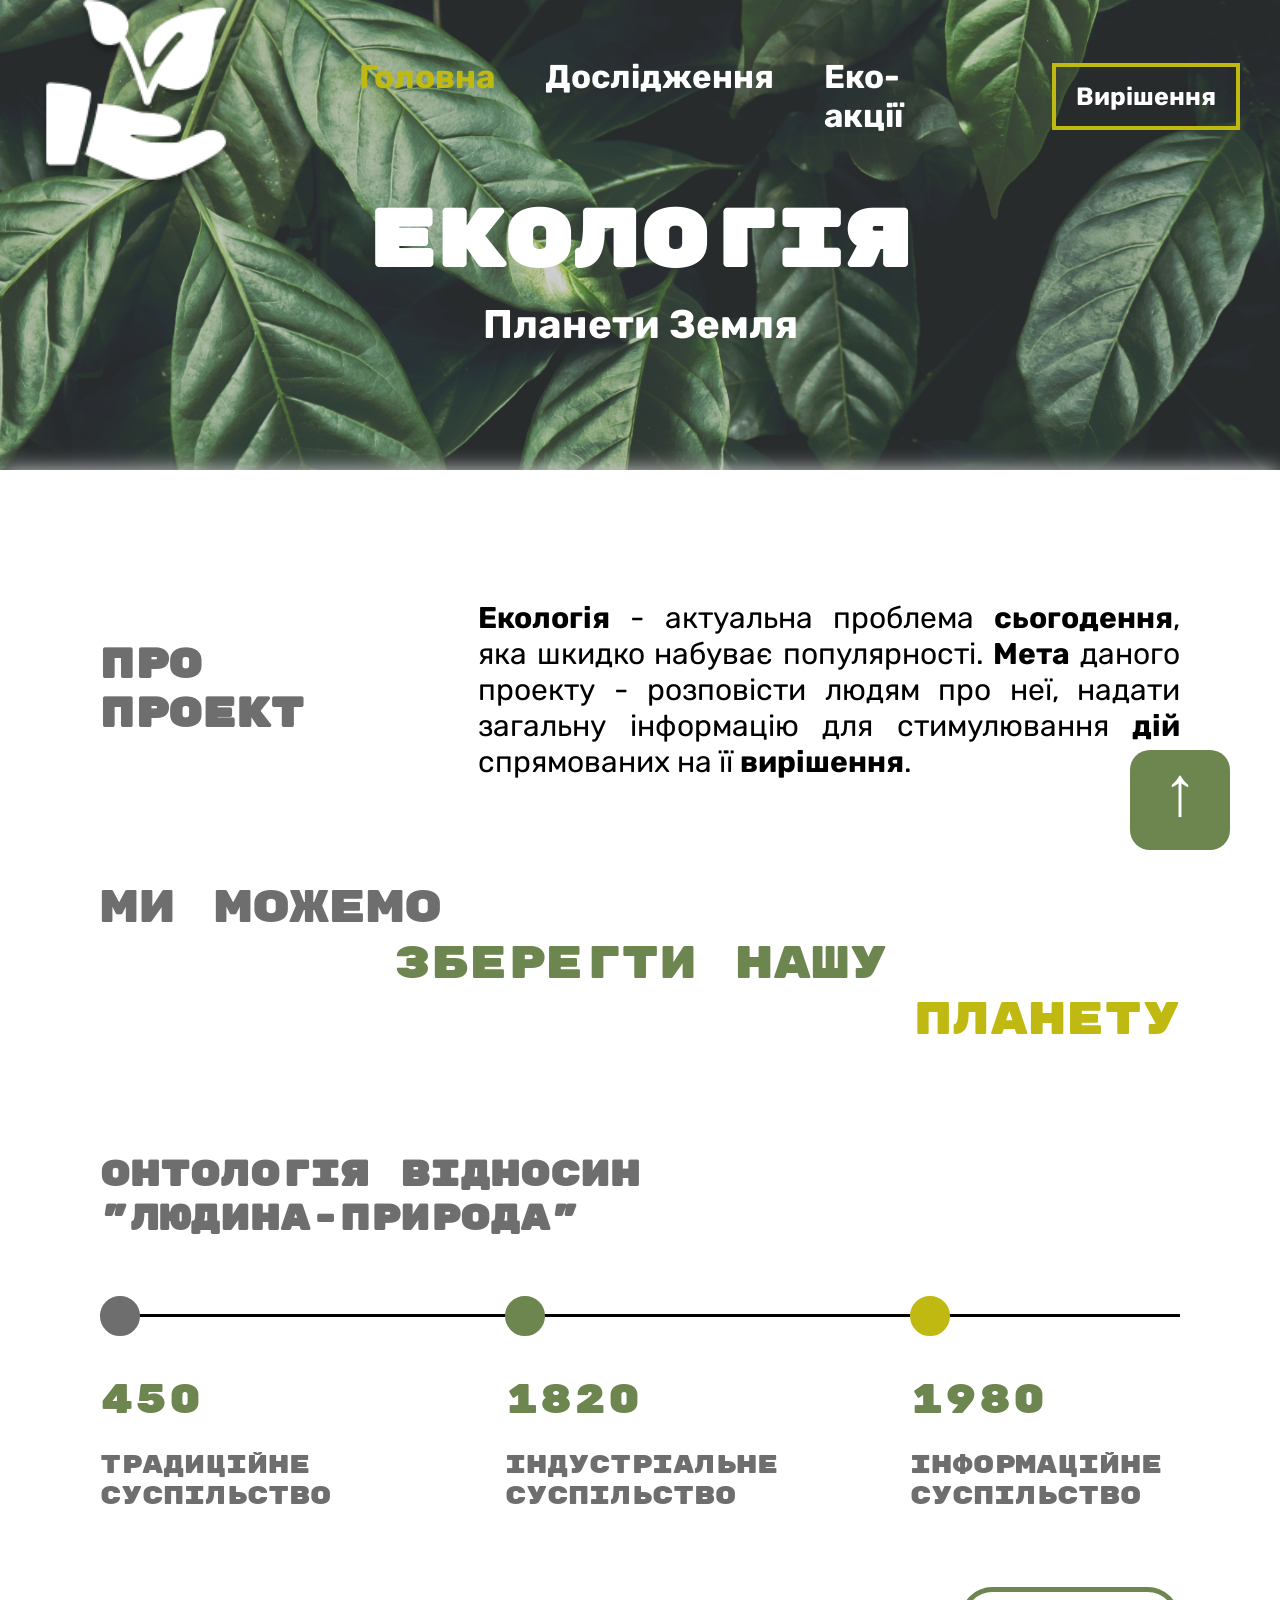
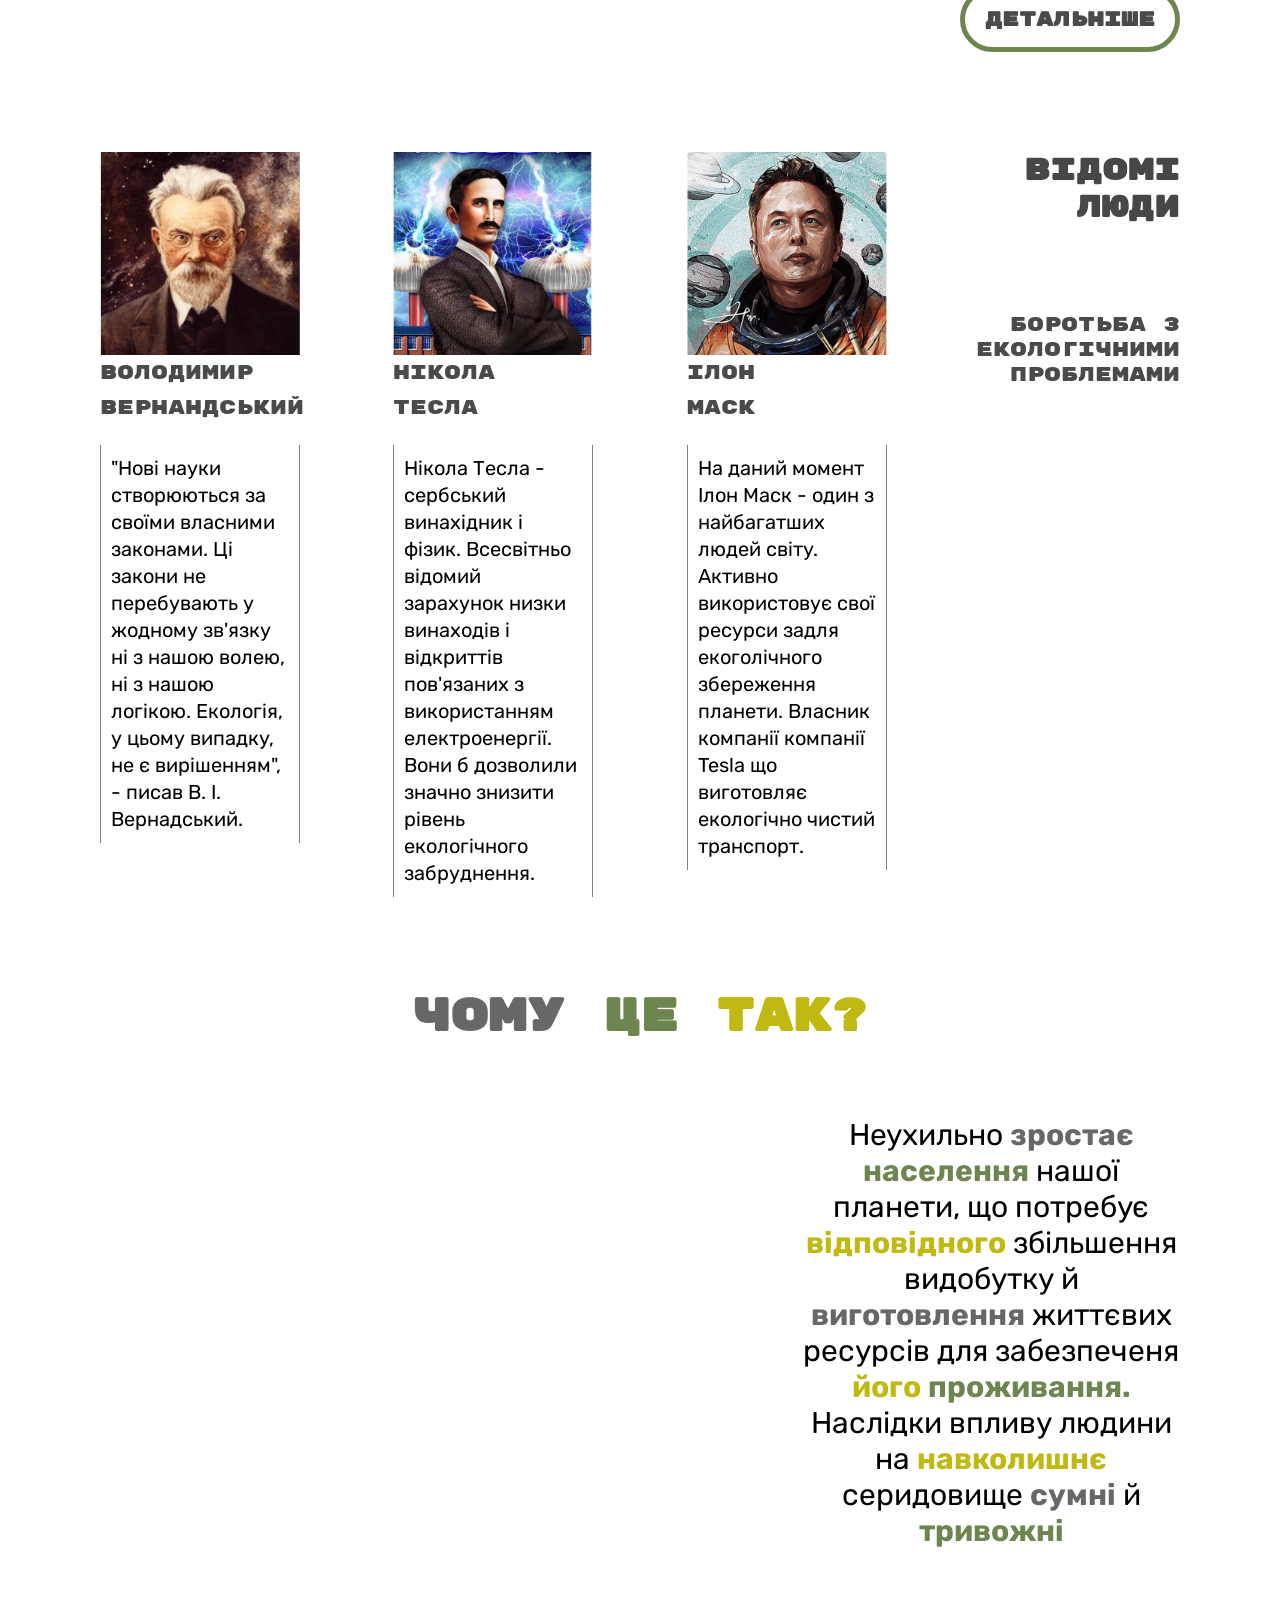
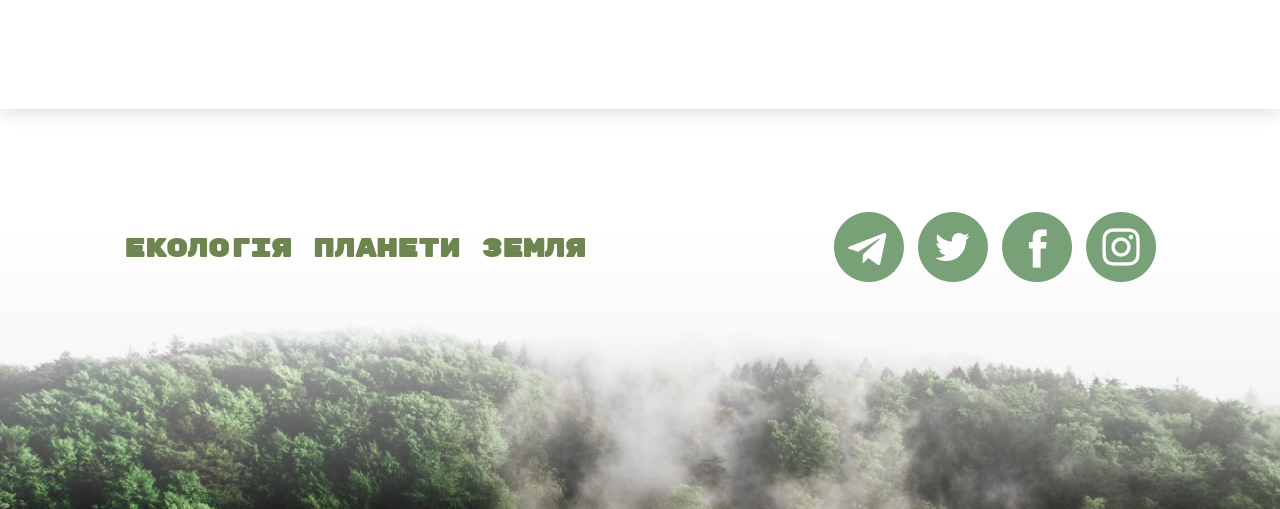
<file: index.html>
<!DOCTYPE html>
<html lang="en">
<head>
	<meta charset="UTF-8">
	<meta name="viewport" content="width=device-width, initial-scale=1.0">
	<link rel="stylesheet" href="css/style.css">
	<link rel="preconnect" href="https://fonts.gstatic.com">
	<link rel="preconnect" href="https://fonts.gstatic.com">
	<link href="https://fonts.googleapis.com/
	css2?family=Rubik+Mono+One&display=swap" rel="stylesheet">
	<link rel="preconnect" href="https://fonts.gstatic.com">
	<link href="https://fonts.googleapis.com/css2?family=Roboto:wght@500&display=swap" rel="stylesheet">
	<link rel="preconnect" href="https://fonts.gstatic.com">
	<link href="https://fonts.googleapis.com/css2?family=Rubik:wght@300&display=swap" rel="stylesheet">
	<title>Eкологія</title>
</head>
<body>
	<div class="preloader">
  		<div class="preloader__row">
		    <div class="preloader__item"></div>
    		<div class="preloader__item"></div>
  		</div>
	</div>
	<header id="head">
		<div class="wrap">
			<div class="nav_container">
				<div class="logo">
					<img src="img/logo.png" alt="">
				</div>
				<nav>
					<a href="index.html">Головна</a>
					<a href="second.html">Дослідження</a>
					<a href="third.html">Еко-акції</a>
				</nav>
				<div class="test_container">
					<a href="fourth.html">Вирішення</a>
				</div>
			</div>
			<h1>Екологія</h1>
			<span>Планети Земля</span>
		</div>
	</header>
	<div class="container">
		<div class="about_project">
			<div class="info">
				<div class="title">
					<h2>Про Проект</h2>
				</div>
				<div class="text">
					<p><span>Екологія</span> - актуальна проблема <span>сьогодення</span>, яка шкидко набуває популярності.
					<span>Мета</span> даного проекту - розповісти людям про неї, надати загальну інформацію для стимулювання <span>дій</span> спрямованих на її <span>вирішення</span>.</p>
				</div>
			</div>
			<div class="slogan">
				<span>Ми можемо</span>
				<span>Зберегти нашу</span>
				<span>Планету</span>
			</div>
		</div>
		<div class="gradation">
			<div class="title">
				<h3>Онтологія відносин "людина-природа"</h3>
			</div>
			<nav>
				<div>
					<div class="circle first"></div>
					<div class="gradation_info">
						<span>450</span>
						<p>традиційне суспільство</p>
					</div>
				</div>
				<div>
					<div class="circle second"></div>
					<div class="gradation_info">
						<span>1820</span>
						<p>індустріальне суспільство</p>
					</div>
				</div>
				<div>
					<div class="circle third"></div>
					<div class="gradation_info">
						<span>1980</span>
						<p>інформаційне суспільство</p>
					</div>
				</div>
			</nav>
			<div class="link_container">
				<a href="">Детальніше</a>
			</div>
		</div>
		<div class="famous_people">
			<div>
				<img src="img/vernadskiy.png" alt="">
				<span>Володимир</span>
				<span>Вернандський</span>
				<p>"Нові науки створюються за своїми власними законами. Ці закони не перебувають у жодному зв'язку ні з нашою волею, ні з нашою логікою. Екологія, у цьому випадку, не є вирішенням", - писав В. І. Вернадський.</p>
			</div>
			<div>
				<img src="img/tesla.png" alt="">
				<span>Нікола</span>
				<span>Тесла</span>
				<p>Нікола Тесла - сербський винахідник і фізик. Всесвітньо відомий зарахунок низки винаходів і відкриттів пов'язаних з використанням електроенергії. Вони б дозволили значно знизити рівень екологічного забруднення.</p>
			</div>
			<div>
				<img src="img/elon.png" alt="">
				<div class="famous_people_name">
					<span>Ілон</span>
					<span>Маск</span>
				</div>
				<p>На даний момент Ілон Маск - один з найбагатших людей світу. Активно використовує свої ресурси задля екоголічного збереження планети. Власник компанії компанії Tesla що виготовляє екологічно чистий транспорт.</p>
			</div>
			<div>
				<h3>ВІДОМІ ЛЮДИ</h3>
				<span>Боротьба з екологічними проблемами</span>
			</div>
		</div>
		<div class="reason">
			<div class="title">
				<h2>Чому<span> це</span><span> так?</span></h2>
			</div>
			<div class="main_reason">
				<div class="video">
					<iframe width="600" height="350" src="https://www.youtube.com/embed/Ha0i6RUu_Hg" title="YouTube video player" frameborder="0" allow="accelerometer; autoplay; clipboard-write; encrypted-media; gyroscope; picture-in-picture" allowfullscreen></iframe>				</div>
				<p>
					Неухильно <span class="grey">зростає</span> <span class="green">населення</span> нашої планети, що потребує <span class="yellow">відповідного</span> збільшення видобутку й <span class="grey">виготовлення</span> життєвих ресурсів для забезпеченя <span class="yellow">його</span> <span class="green">проживання.</span> Наслідки впливу людини на <span class="yellow">навколишнє</span> серидовище <span class="grey">сумні</span> й <span class="green">тривожні</span>
				</p>
			</div>
		</div>
	</div>
	<div class="link_start">
		<a href="#head">↑</a>
	</div>
	<footer>
		<div class="nav_container">
			<div class="title">
				<h3>Екологія Планети Земля</h3>
			</div>
			<nav>
				<a href=""><img src="img/Telegram_black.png" alt=""></a>
				<a href=""><img src="img/Twitter_black.png" alt=""></a>
				<a href=""><img src="img/Facebook_black.png" alt=""></a>
				<a href=""><img src="img/Instagram_black.png" alt=""></a>
			</nav>
		</div>
	</footer>
	<script>
  		window.onload = function () {
    		document.body.classList.add('loaded_hiding');
    		window.setTimeout(function () {
      			document.body.classList.add('loaded');
      			document.body.classList.remove('loaded_hiding');
    		}, 500);
  		}
	</script>
</body>
</html>
</file>
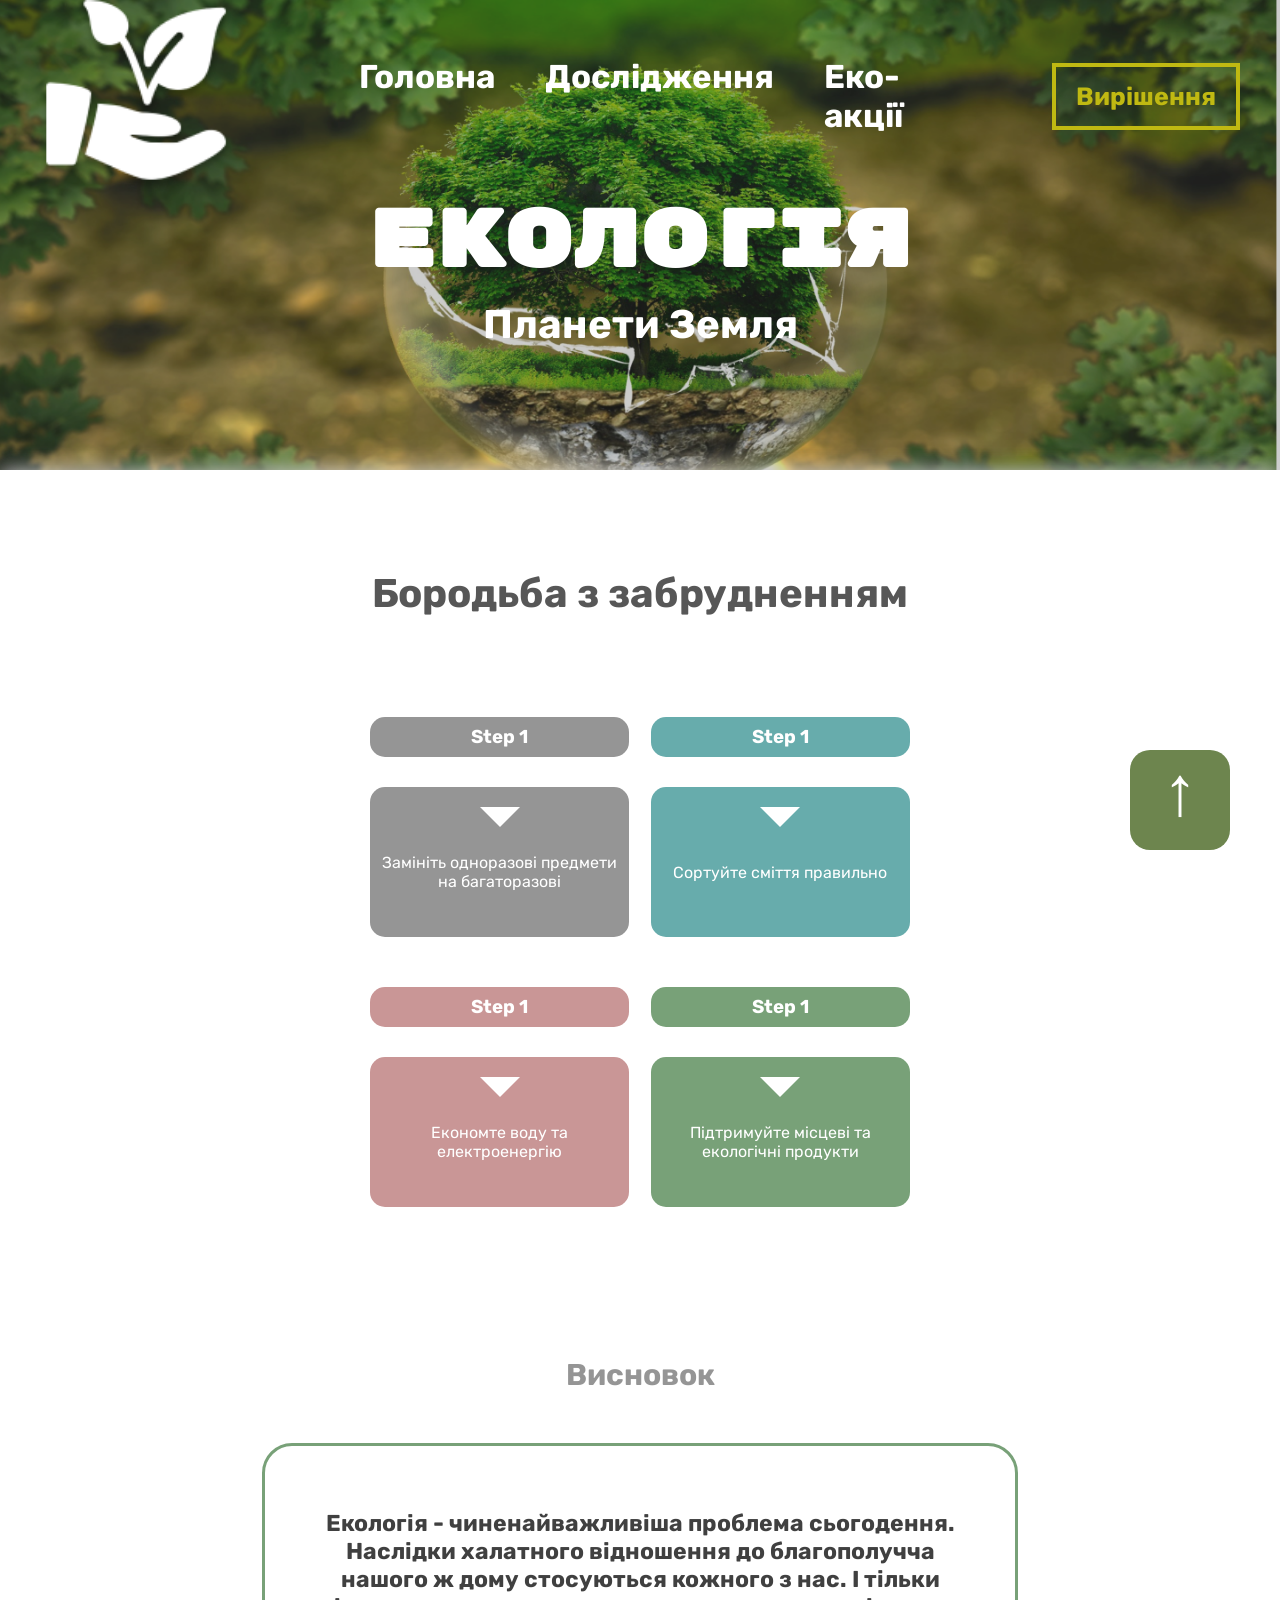
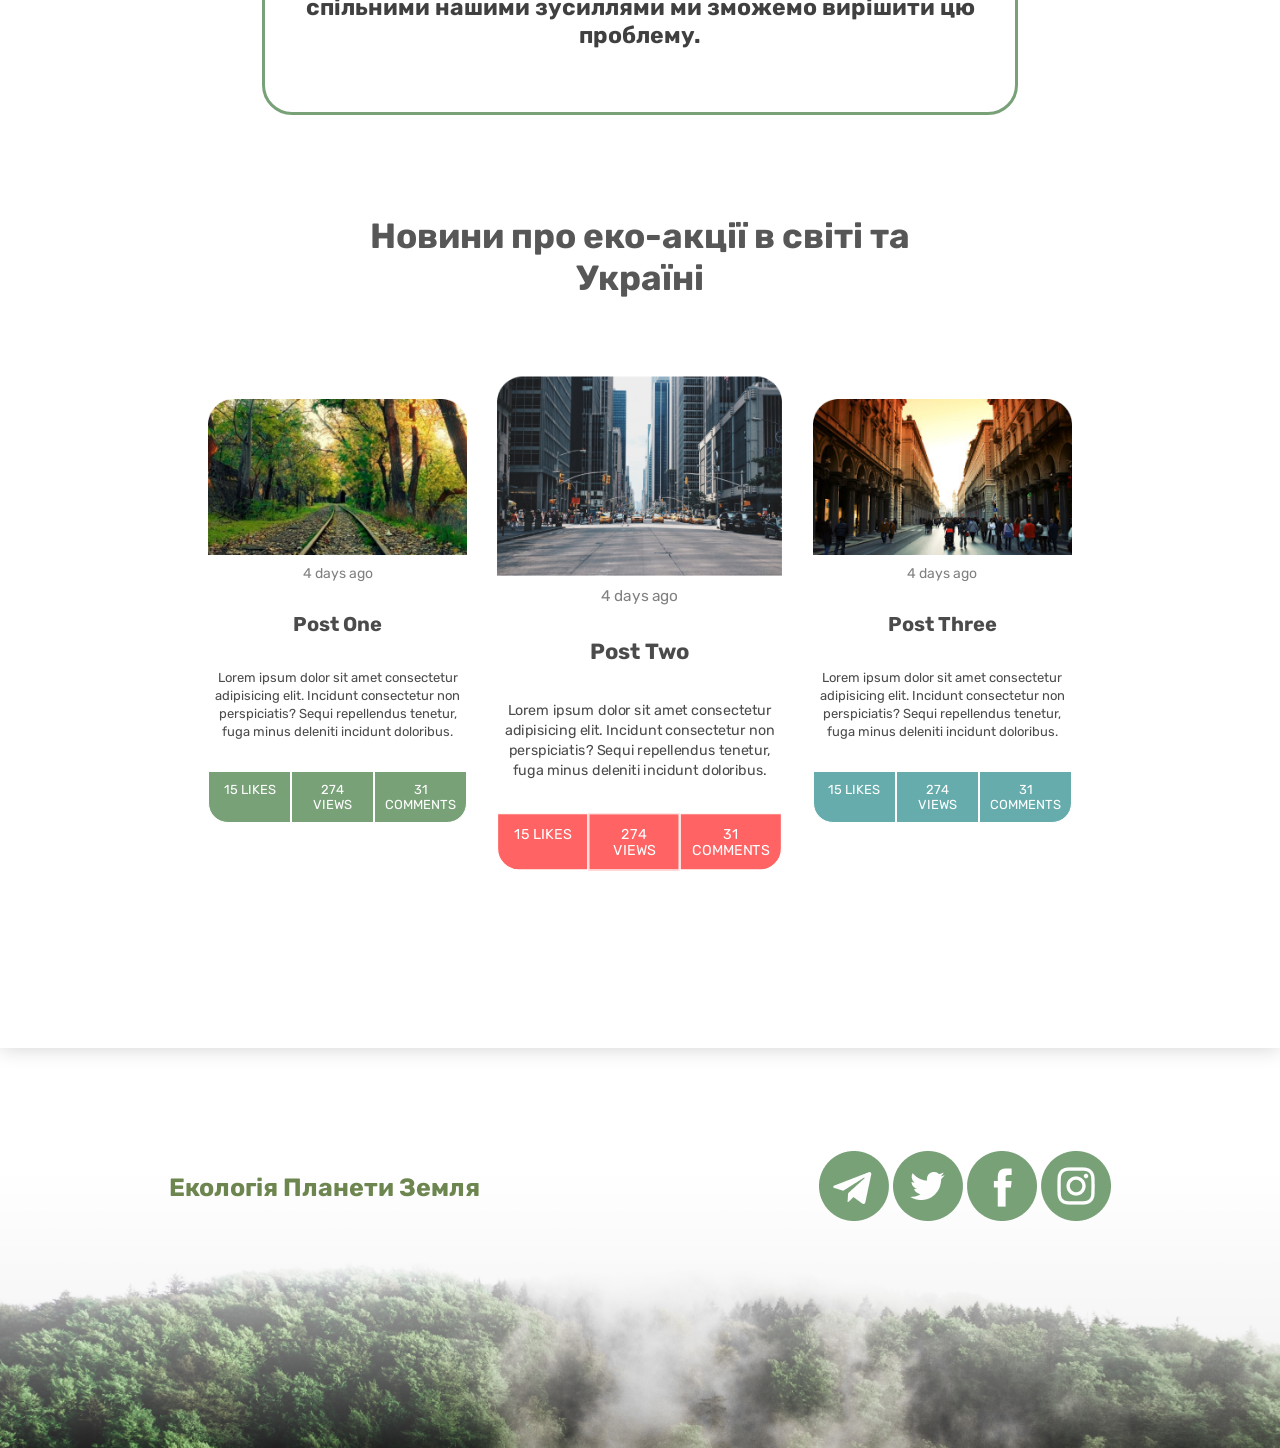
<file: fourth.html>
<!DOCTYPE html>
<html lang="en">
<head>
	<meta charset="UTF-8">
	<meta name="viewport" content="width=device-width, initial-scale=1.0">
	<link rel="stylesheet" href="css/fourth.css">
	<link rel="preconnect" href="https://fonts.gstatic.com">
	<link rel="preconnect" href="https://fonts.gstatic.com">
	<link href="https://fonts.googleapis.com/
	css2?family=Rubik+Mono+One&display=swap" rel="stylesheet">
	<link rel="preconnect" href="https://fonts.gstatic.com">
	<link href="https://fonts.googleapis.com/css2?family=Roboto:wght@500&display=swap" rel="stylesheet">
	<link rel="preconnect" href="https://fonts.gstatic.com">
	<link href="https://fonts.googleapis.com/css2?family=Rubik:wght@300&display=swap" rel="stylesheet">
	<title>Eкологія</title>
</head>
<body>
	<div class="preloader">
  		<div class="preloader__row">
		    <div class="preloader__item"></div>
    		<div class="preloader__item"></div>
  		</div>
	</div>
	<header id="head">
		<div class="wrap">
			<div class="nav_container">
				<div class="logo">
					<img src="img/logo.png" alt="">
				</div>
				<nav>
					<a href="index.html">Головна</a>
					<a href="second.html">Дослідження</a>
					<a href="third.html">Еко-акції</a>
				</nav>
				<div class="test_container">
					<a href="fourth.html">Вирішення</a>
				</div>
			</div>
			<h1>Екологія</h1>
			<span>Планети Земля</span>
		</div>
	</header>
	<div class="container">
		<h1>Бородьба з забрудненням</h1>
		<div class="instruction">
			<div class="step">
				<div class="name1 name">
					<h3>Step 1</h3>
				</div>
				<div class="text1 text">
					<div></div>
					<p>Замініть одноразові предмети на багаторазові</p>
				</div>
			</div>
			<div class="step">
				<div class="name2 name">
					<h3>Step 1</h3>
				</div>
				<div class="text2 text">
					<div></div>
					<p>Сортуйте сміття правильно</p>
				</div>
			</div>
			<div class="step">
				<div class="name3 name">
					<h3>Step 1</h3>
				</div>
				<div class="text3 text">
					<div></div>
					<p>Економте воду та електроенергію</p>
				</div>
			</div>
			<div class="step">
				<div class="name4 name">
					<h3>Step 1</h3>
				</div>
				<div class="text4 text">
					<div></div>
					<p>Підтримуйте місцеві та екологічні продукти</p>
				</div>
			</div>
		</div>
		<div class="conclusion">
			<h2>Висновок</h2>
			<div>
				<p>Екологія - чиненайважливіша проблема сьогодення. Наслідки халатного відношення до благополучча нашого ж дому стосуються кожного з нас. І тільки спільними нашими зусиллями ми зможемо вирішити цю проблему.</p>
			</div>
		</div>
		<h2>Новини про еко-акції в світі та Україні</h2>
		<div class="cards">
			<div class="card">
				<img src="img/card1.png" alt="">
				<div class="text">
					<span>4 days ago</span>
					<h3>Post One</h3>
					<p>Lorem ipsum dolor sit amet consectetur adipisicing elit. Incidunt consectetur non perspiciatis? Sequi repellendus tenetur, fuga minus deleniti incidunt doloribus.</p>
				</div>
				<div class="subs">
					<div><span>15 LIKES</span></div>
					<div><span>274 VIEWS</span></div>
					<div><span>31 COMMENTS</span></div>
				</div>
			</div>
			<div class="card">
				<img src="img/card2.png" alt="">
				<div class="text">
					<span>4 days ago</span>
					<h3>Post Two</h3>
					<p>Lorem ipsum dolor sit amet consectetur adipisicing elit. Incidunt consectetur non perspiciatis? Sequi repellendus tenetur, fuga minus deleniti incidunt doloribus.</p>
				</div>
				<div class="subs">
					<div><span>15 LIKES</span></div>
					<div><span>274 VIEWS</span></div>
					<div><span>31 COMMENTS</span></div>
				</div>
			</div>
			<div class="card">
				<img src="img/card3.png" alt="">
				<div class="text">
					<span>4 days ago</span>
					<h3>Post Three</h3>
					<p>Lorem ipsum dolor sit amet consectetur adipisicing elit. Incidunt consectetur non perspiciatis? Sequi repellendus tenetur, fuga minus deleniti incidunt doloribus.</p>
				</div>
				<div class="subs">
					<div><span>15 LIKES</span></div>
					<div><span>274 VIEWS</span></div>
					<div><span>31 COMMENTS</span></div>
				</div>
			</div>
		</div>
	</div>
	<div class="link_start">
		<a href="#head">↑</a>
	</div>
	<footer>
		<div class="nav_container">
			<div class="title">
				<h3>Екологія Планети Земля</h3>
			</div>
			<nav>
				<a href=""><img src="img/Telegram_black.png" alt=""></a>
				<a href=""><img src="img/Twitter_black.png" alt=""></a>
				<a href=""><img src="img/Facebook_black.png" alt=""></a>
				<a href=""><img src="img/Instagram_black.png" alt=""></a>
			</nav>
		</div>
	</footer>
	<script>
  		window.onload = function () {
    		document.body.classList.add('loaded_hiding');
    		window.setTimeout(function () {
      			document.body.classList.add('loaded');
      			document.body.classList.remove('loaded_hiding');
    		}, 500);
  		}
	</script>
</body>
</html>
</file>
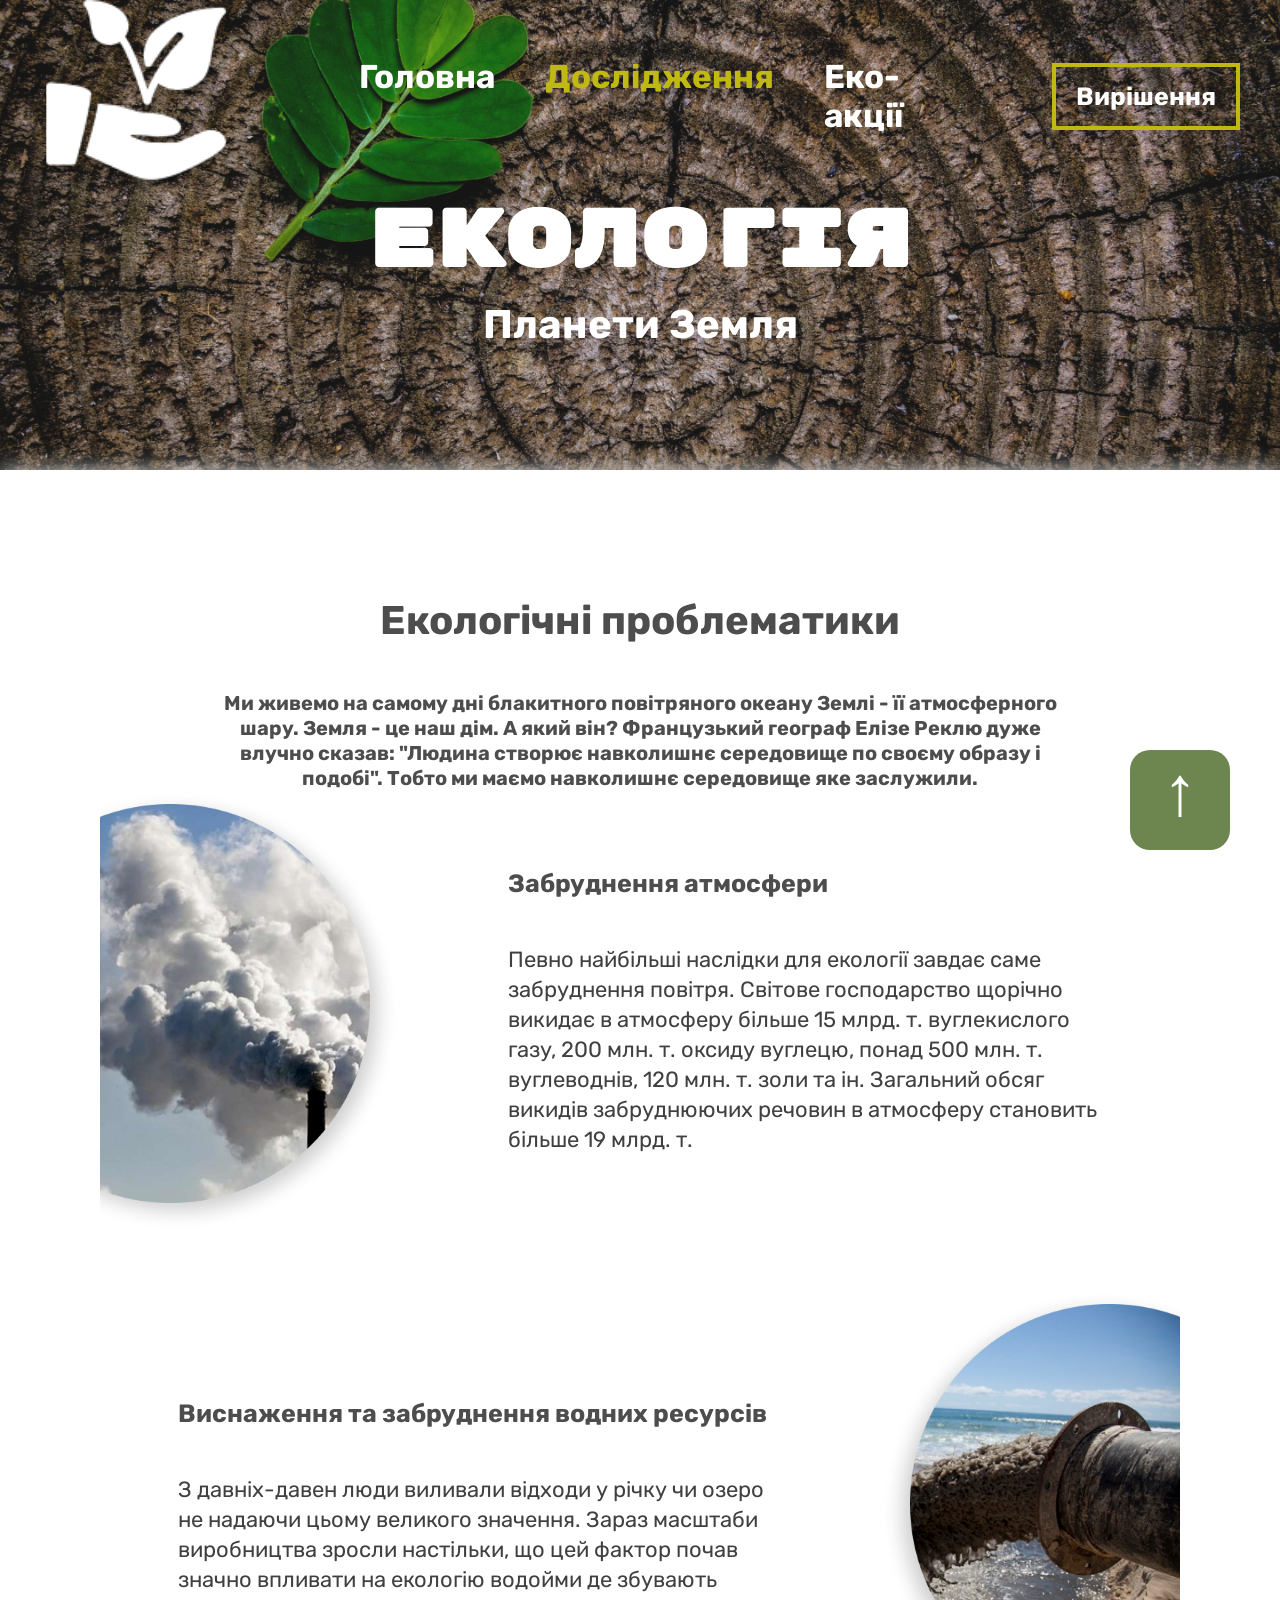
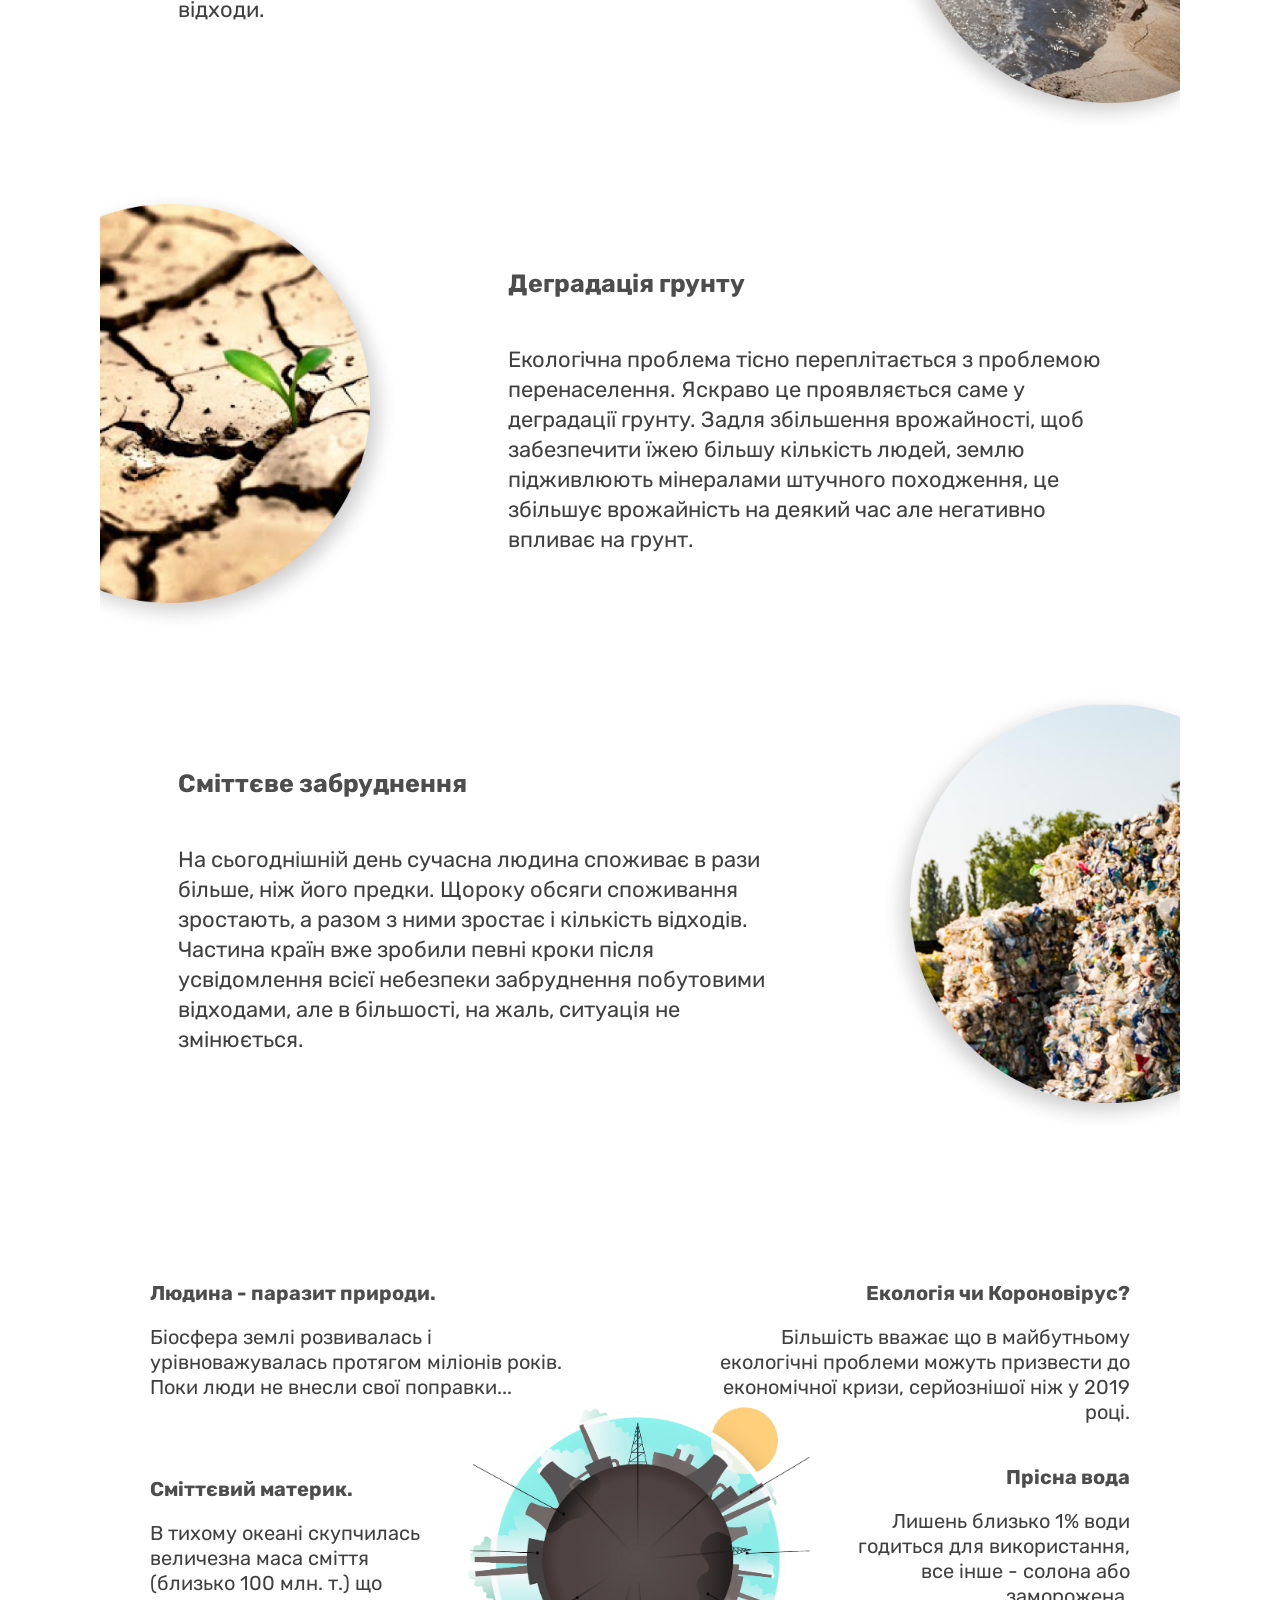
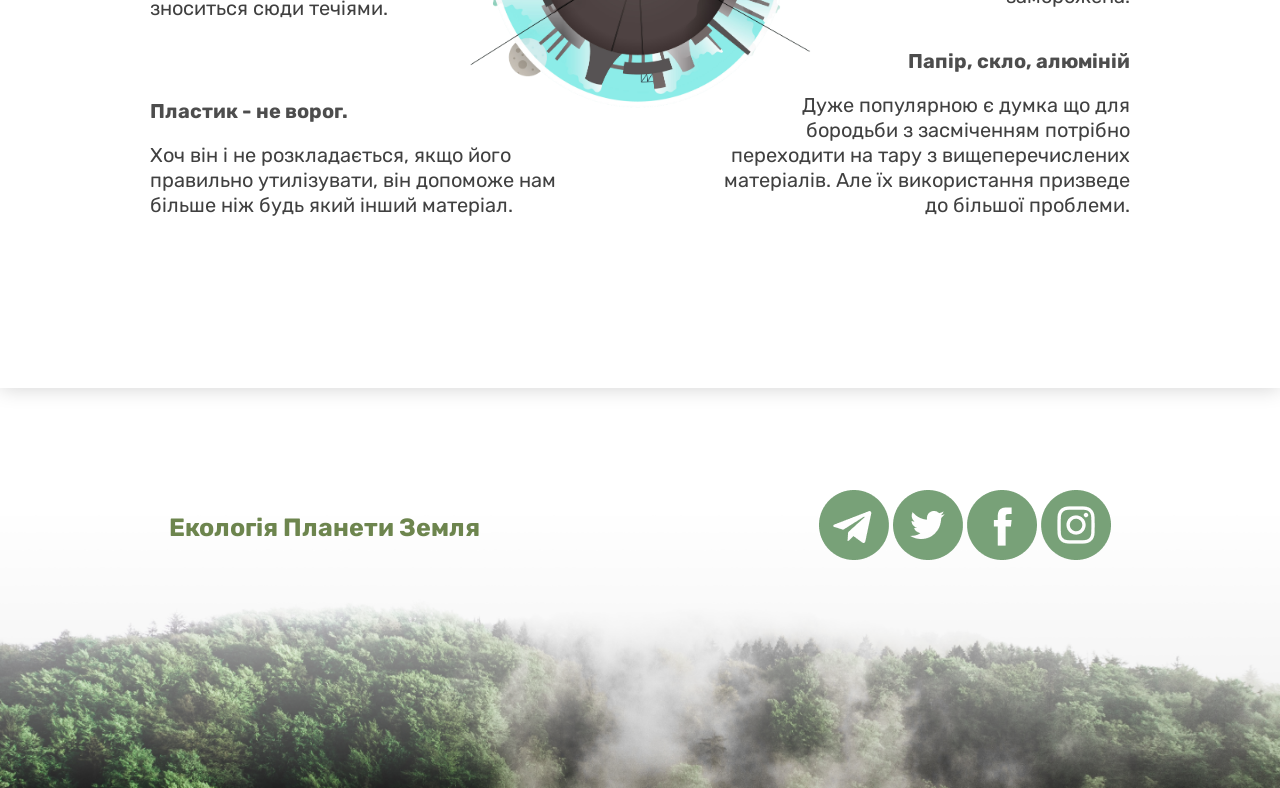
<file: second.html>
<!DOCTYPE html>
<html lang="en">
<head>
	<meta charset="UTF-8">
	<meta name="viewport" content="width=device-width, initial-scale=1.0">
	<link rel="stylesheet" href="css/second.css">
	<link rel="preconnect" href="https://fonts.gstatic.com">
	<link rel="preconnect" href="https://fonts.gstatic.com">
	<link href="https://fonts.googleapis.com/
	css2?family=Rubik+Mono+One&display=swap" rel="stylesheet">
	<link rel="preconnect" href="https://fonts.gstatic.com">
	<link href="https://fonts.googleapis.com/css2?family=Roboto:wght@500&display=swap" rel="stylesheet">
	<link rel="preconnect" href="https://fonts.gstatic.com">
	<link href="https://fonts.googleapis.com/css2?family=Rubik:wght@300&display=swap" rel="stylesheet">
	<title>Eкологія</title>
</head>
<body>
	<div class="preloader">
  		<div class="preloader__row">
		    <div class="preloader__item"></div>
    		<div class="preloader__item"></div>
  		</div>
	</div>
	<header id="head">
		<div class="wrap">
			<div class="nav_container">
				<div class="logo">
					<img src="img/logo.png" alt="">
				</div>
				<nav>
					<a href="index.html">Головна</a>
					<a href="second.html">Дослідження</a>
					<a href="third.html">Еко-акції</a>
				</nav>
				<div class="test_container">
					<a href="fourth.html">Вирішення</a>
				</div>
			</div>
			<h1>Екологія</h1>
			<span>Планети Земля</span>
		</div>
	</header>
	<div class="container">
		<div class="head">
			<h1>Екологічні проблематики</h1>
			<p>Ми живемо на самому дні блакитного повітряного океану Землі - її атмосферного шару. Земля - це наш дім. А який він? Французький географ Елізе Реклю дуже влучно сказав: "Людина створює навколишнє середовище по своєму образу і подобі". Тобто ми маємо навколишнє середовище яке заслужили.</p>
		</div>
		<div class="problems">
			<div>
				<img src="img/ellipse1.png" alt="">
				<h3>Забруднення атмосфери</h3>
				<p>Певно найбільші наслідки для екології завдає саме забруднення повітря. Світове господарство щорічно викидає в атмосферу більше 15 млрд. т. вуглекислого газу, 200 млн. т. оксиду вуглецю, понад 500 млн. т. вуглеводнів, 120 млн. т. золи та ін. Загальний обсяг викидів забруднюючих речовин в атмосферу становить більше 19 млрд. т.</p>
			</div>
			<div>
				<img src="img/ellipse4.png" alt="">
				<h3>Виснаження та забруднення водних ресурсів</h3>
				<p>З давніх-давен люди виливали відходи у річку чи озеро не надаючи цьому великого значення. Зараз масштаби виробництва зросли настільки, що цей фактор почав значно впливати на екологію водойми де збувають відходи.</p>
			</div>
			<div>
				<img src="img/ellipse3.png" alt="">
				<h3>Деградація грунту</h3>
				<p>Екологічна проблема тісно переплітається з проблемою перенаселення. Яскраво це проявляється саме у деградації грунту. Задля збільшення врожайності, щоб забезпечити їжею більшу кількість людей, землю підживлюють мінералами штучного походження, це збільшує врожайність на деякий час але негативно впливає на грунт.</p>
			</div>
			<div>
				<img src="img/ellipse2.png" alt="">
				<h3>Сміттєве забруднення</h3>
				<p>На сьогоднішній день сучасна людина споживає в рази більше, ніж його предки. Щороку обсяги споживання зростають, а разом з ними зростає і кількість відходів. Частина країн вже зробили певні кроки після усвідомлення всієї небезпеки забруднення побутовими відходами, але в більшості, на жаль, ситуація не змінюється.</p>
			</div>
		</div>
		<section>
			<div>
				<div>
					<h3>Людина - паразит природи.</h3>
					<p>Біосфера землі розвивалась і урівноважувалась протягом міліонів років. Поки люди не внесли свої поправки...</p>
				</div>
				<div>
					<h3>Сміттєвий материк.</h3>
					<p>В тихому океані скупчилась величезна маса сміття (близько 100 млн. т.) що зноситься сюди течіями.</p>
				</div>
				<div>
					<h3>Пластик - не ворог.</h3>
					<p>Хоч він і не розкладається, якщо його правильно утилізувати, він допоможе нам більше ніж будь який інший матеріал.</p>
				</div>
			</div>
			<div>
				<img src="img/scheme.png" alt="">
			</div>
			<div class="right">
				<div>
					<h3>Екологія чи Короновірус?</h3>
					<p>Більшість вважає що в майбутньому екологічні проблеми можуть призвести до економічної кризи, серйознішої ніж у 2019 році.</p>
				</div>
				<div>
					<h3>Прісна вода</h3>
					<p>Лишень близько 1% води годиться для використання, все інше - солона або заморожена.</p>
				</div>
				<div>
					<h3>Папір, скло, алюміній</h3>
					<p>Дуже популярною є думка що для бородьби з засміченням потрібно переходити на тару з вищеперечислених матеріалів. Але їх використання призведе до більшої проблеми.</p>
				</div>
			</div>
		</section>
	</div>
	<div class="link_start">
		<a href="#head">↑</a>
	</div>
	<footer>
		<div class="nav_container">
			<div class="title">
				<h3>Екологія Планети Земля</h3>
			</div>
			<nav>
				<a href=""><img src="img/Telegram_black.png" alt=""></a>
				<a href=""><img src="img/Twitter_black.png" alt=""></a>
				<a href=""><img src="img/Facebook_black.png" alt=""></a>
				<a href=""><img src="img/Instagram_black.png" alt=""></a>
			</nav>
		</div>
	</footer>
	<script>
  		window.onload = function () {
    		document.body.classList.add('loaded_hiding');
    		window.setTimeout(function () {
      			document.body.classList.add('loaded');
      			document.body.classList.remove('loaded_hiding');
    		}, 500);
  		}
	</script>
</body>
</html>
</file>
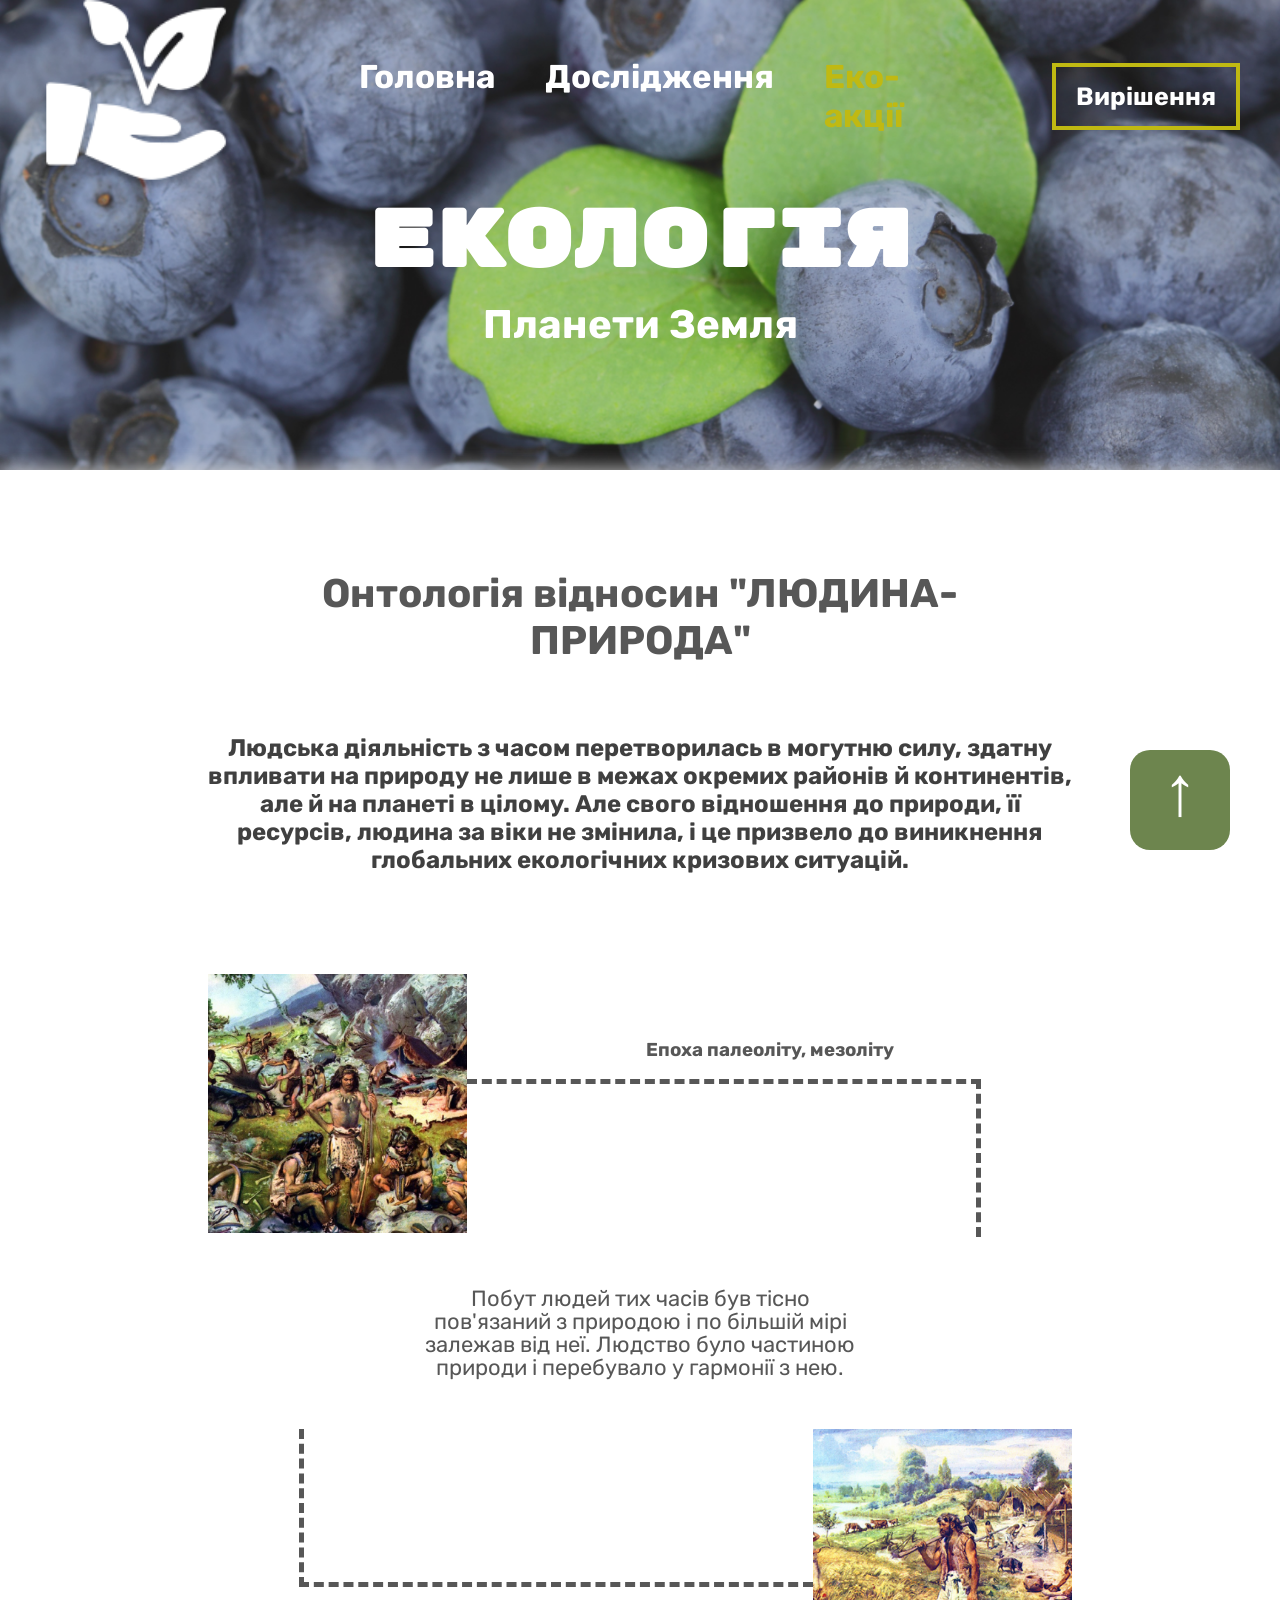
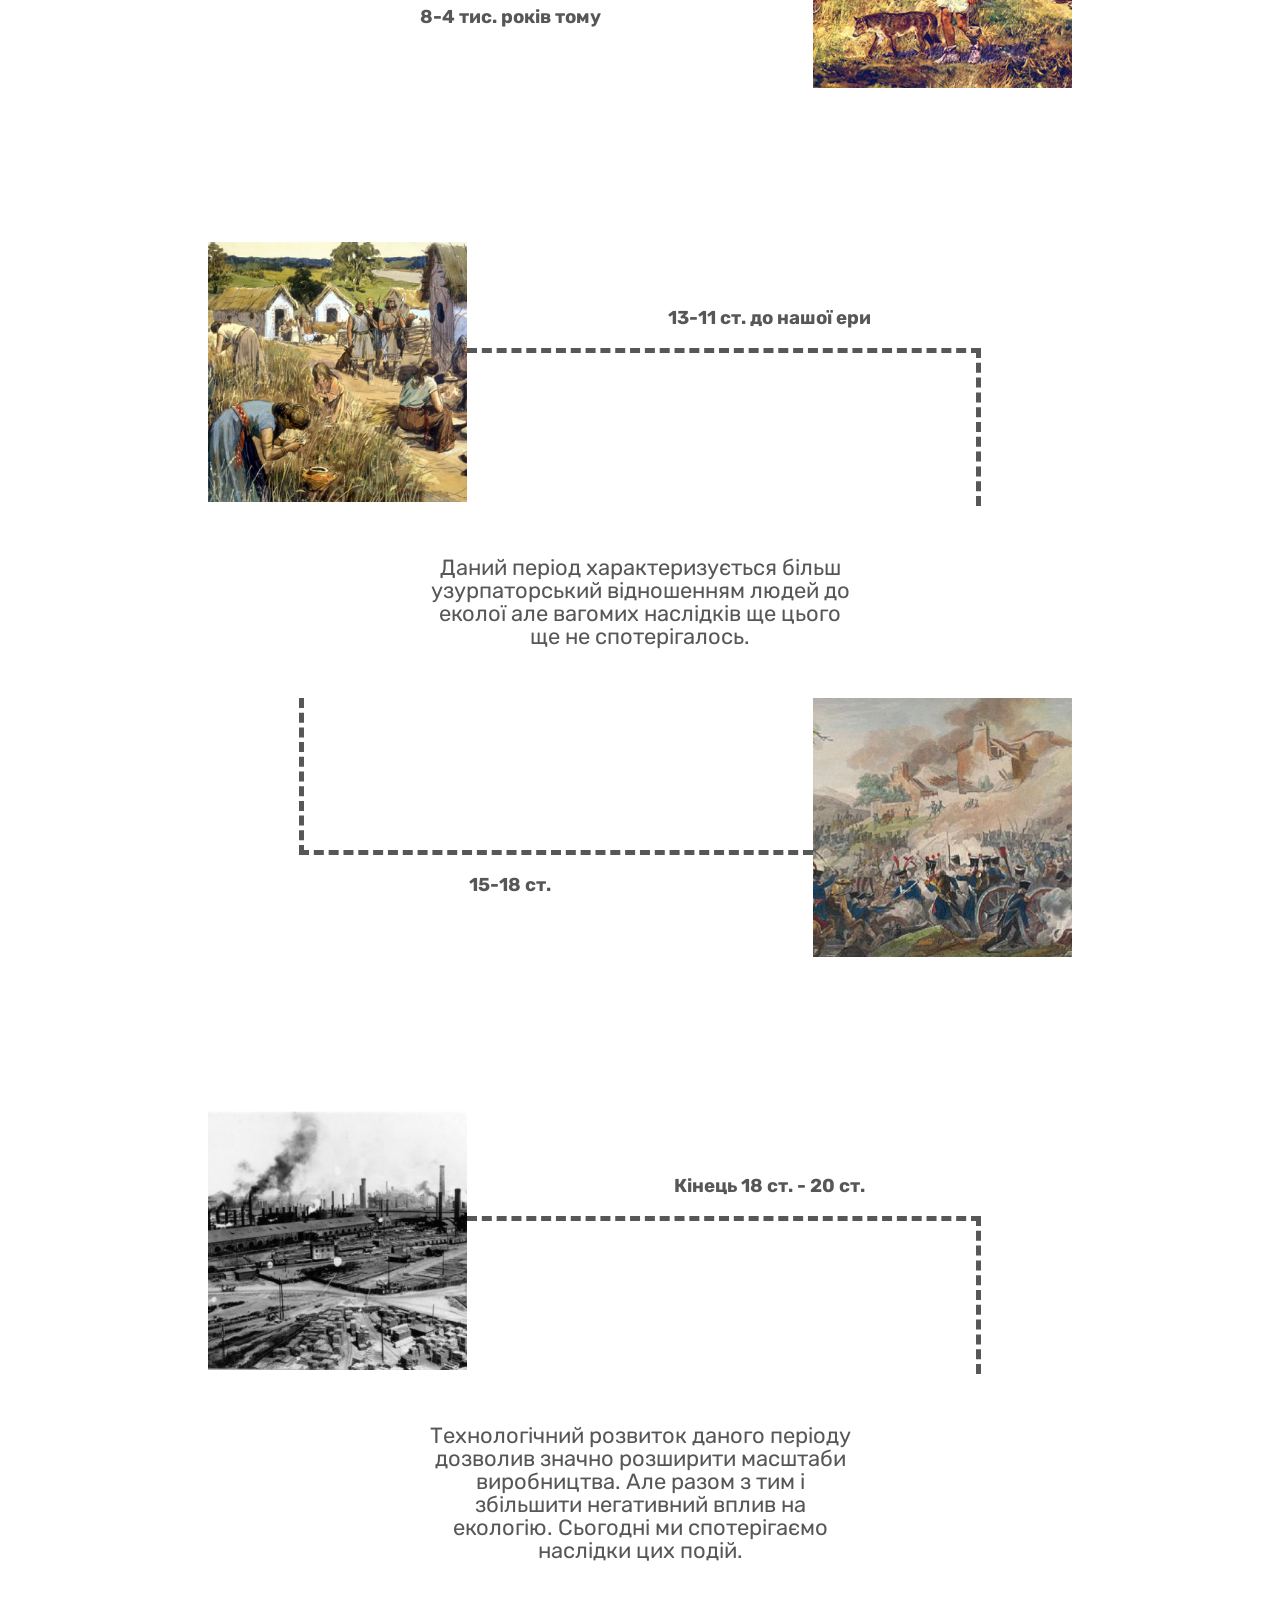
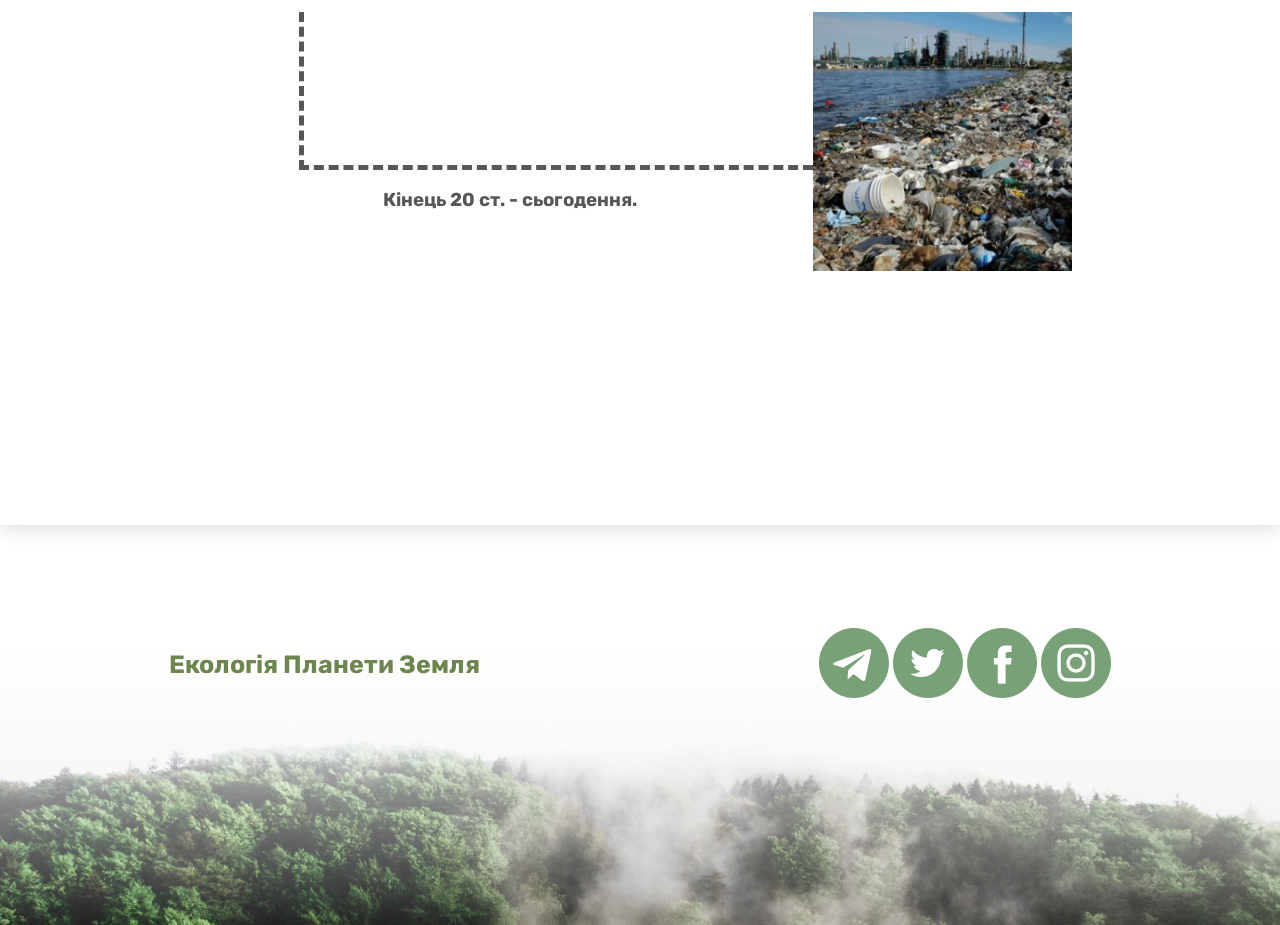
<file: third.html>
<!DOCTYPE html>
<html lang="en">
<head>
	<meta charset="UTF-8">
	<meta name="viewport" content="width=device-width, initial-scale=1.0">
	<link rel="stylesheet" href="css/third.css">
	<link rel="preconnect" href="https://fonts.gstatic.com">
	<link rel="preconnect" href="https://fonts.gstatic.com">
	<link href="https://fonts.googleapis.com/
	css2?family=Rubik+Mono+One&display=swap" rel="stylesheet">
	<link rel="preconnect" href="https://fonts.gstatic.com">
	<link href="https://fonts.googleapis.com/css2?family=Roboto:wght@500&display=swap" rel="stylesheet">
	<link rel="preconnect" href="https://fonts.gstatic.com">
	<link href="https://fonts.googleapis.com/css2?family=Rubik:wght@300&display=swap" rel="stylesheet">
	<title>Eкологія</title>
</head>
<body>
	<div class="preloader">
  		<div class="preloader__row">
		    <div class="preloader__item"></div>
    		<div class="preloader__item"></div>
  		</div>
	</div>
	<header id="head">
		<div class="wrap">
			<div class="nav_container">
				<div class="logo">
					<img src="img/logo.png" alt="">
				</div>
				<nav>
					<a href="index.html">Головна</a>
					<a href="second.html">Дослідження</a>
					<a href="third.html">Еко-акції</a>
				</nav>
				<div class="test_container">
					<a href="fourth.html">Вирішення</a>
				</div>
			</div>
			<h1>Екологія</h1>
			<span>Планети Земля</span>
		</div>
	</header>
	<div class="container">
		<div class="head">
			<h2>Онтологія відносин "ЛЮДИНА-ПРИРОДА"</h2>
			<p>Людська діяльність з часом перетворилась в могутню силу, здатну впливати на природу не лише в межах окремих районів й континентів, але й на планеті в цілому. Але свого відношення до природи, її ресурсів, людина за віки не змінила, і це призвело до виникнення глобальних екологічних кризових ситуацій.</p>
		</div>
		<div class="ontology">
			<div>
				<div class="top_block">
					<div class="img">
						<img src="img/img1.png" alt="">
					</div>
					<div class="title">
						<h3>Епоха палеоліту, мезоліту</h3>
						<div></div>
					</div>
				</div>
				<p>Побут людей тих часів був тісно пов'язаний з природою і по більшій мірі залежав від неї. Людство було частиною природи і перебувало у гармонії з нею.</p>
				<div class="bottom_block">
					<div class="title">
						<div></div>
						<h3>8-4 тис. років тому</h3>
					</div>
					<div class="img">
						<img src="img/img2.png" alt="">
					</div>
				</div>
			</div>
			<div>
				<div class="top_block">
					<div class="img">
						<img src="img/img3.png" alt="">
					</div>
					<div class="title">
						<h3>13-11 ст. до нашої ери</h3>
						<div></div>
					</div>
				</div>
				<p>Даний період характеризується більш узурпаторський відношенням людей до еколої але вагомих наслідків ще цього ще не спотерігалось.</p>
				<div class="bottom_block">
					<div class="title">
						<div></div>
						<h3>15-18 ст.</h3>
					</div>
					<div class="img">
						<img src="img/img4.png" alt="">
					</div>
				</div>
			</div>
			<div>
				<div class="top_block">
					<div class="img">
						<img src="img/img5.png" alt="">
					</div>
					<div class="title">
						<h3>Кінець 18 ст. - 20 ст.</h3>
						<div></div>
					</div>
				</div>
				<p>Технологічний розвиток даного періоду дозволив значно розширити масштаби виробництва. Але разом з тим і збільшити негативний вплив на екологію. Сьогодні ми спотерігаємо наслідки цих подій.</p>
				<div class="bottom_block">
					<div class="title">
						<div></div>
						<h3>Кінець 20 ст. - сьогодення.</h3>
					</div>
					<div class="img">
						<img src="img/img6.png" alt="">
					</div>
				</div>
			</div>
		</div>
	</div>
	<div class="link_start">
		<a href="#head">↑</a>
	</div>
	<footer>
		<div class="nav_container">
			<div class="title">
				<h3>Екологія Планети Земля</h3>
			</div>
			<nav>
				<a href=""><img src="img/Telegram_black.png" alt=""></a>
				<a href=""><img src="img/Twitter_black.png" alt=""></a>
				<a href=""><img src="img/Facebook_black.png" alt=""></a>
				<a href=""><img src="img/Instagram_black.png" alt=""></a>
			</nav>
		</div>
	</footer>
	<script>
  		window.onload = function () {
    		document.body.classList.add('loaded_hiding');
    		window.setTimeout(function () {
      			document.body.classList.add('loaded');
      			document.body.classList.remove('loaded_hiding');
    		}, 500);
  		}
	</script>
</body>
</html>
</file>
<file: css/style.css>
body{
	padding: 0;
	margin: 0;
	font-family: 'Rubik Mono One', sans-serif;
}


/*******PRELOADER********/


.preloader {
  position: fixed;
  left: 0;
  top: 0;
  right: 0;
  bottom: 0;
  background: #8cdea2;
  z-index: 1001;
}

.preloader__row {
  position: relative;
  top: 50%;
  left: 50%;
  width: 70px;
  height: 70px;
  margin-top: -35px;
  margin-left: -35px;
  text-align: center;
  animation: preloader-rotate 2s infinite linear;
}

.preloader__item {
  position: absolute;
  display: inline-block;
  top: 0;
  background-color: #3ba343;
  border-radius: 100%;
  width: 35px;
  height: 35px;
  animation: preloader-bounce 2s infinite ease-in-out;
}

.preloader__item:last-child {
  top: auto;
  bottom: 0;
  animation-delay: -1s;
}

@keyframes preloader-rotate {
  100% {
    transform: rotate(360deg);
  }
}

@keyframes preloader-bounce {

  0%,
  100% {
    transform: scale(0);
  }

  50% {
    transform: scale(1);
  }
}

.loaded_hiding .preloader {
  transition: 0.3s opacity;
  opacity: 0;
}

.loaded .preloader {
  display: none;
}


/*******HEADER********/


.container{
  max-width: 1200px;
  margin: 0 auto;
  padding-top: 70px;
  box-shadow: 0 0 20px #d1d1d1;
  padding: 100px;
  margin-bottom: 100px;
}
.wrap{
  max-width: 1200px;
  height: 100%;
  margin: 0 auto;
}
header{
  background: url(../img/header.png);
  background-size: 100%;
  background-size: cover;
  height: 470px;
}
header .wrap{
  display: flex;
  flex-direction: column;
  align-items: center;
  justify-content: flex-start;
}
header .nav_container{
  width: 100%;
  display: flex;
  align-items: center;
  justify-content: space-between;
}
header .nav_container .logo{
  width: 16%; 
  display: flex;
  align-items: flex-end;
}
header .nav_container .logo img{
  width: 100%;
  height: 100%;
  padding: 0;
}
header .nav_container nav{
  display: flex;
  width: 55%;
}
header .nav_container nav a{
  padding: 25px; 
  text-decoration: none;
  color: white;
  font-size: 33px;
  font-weight: bold;
  font-family: 'Rubik', sans-serif;
}
header .nav_container nav a:nth-child(1){
  color: #C0B912;
}
header .nav_container .test_container{
  display: flex;
  justify-content: flex-end;
  align-items: center;
  width: 12%;
}
header .nav_container .test_container a{
  text-decoration: none;
  color: white;
  font-size: 25px;
  border: 4px solid #C0B912;
  padding: 15px 20px; 
  font-weight: bold;
  font-family: 'Rubik', sans-serif;
}
header h1{
  color: white;
  font-size: 80px;  
  margin: 0;
  margin-bottom: 10px;
  font-family: 'Rubik Mono One'
}
header span{
  color: white;
  font-size: 40px;
  font-weight: bold;
  font-family: 'Rubik', sans-serif;
}


/*******ABOUT PROJECT********/


.about_project{
  width: 100%;
  margin-bottom: 70px;
}
.about_project .info{
  display: flex; 
  justify-content: center;
  margin-bottom: 70px;
  justify-content: space-between;
}
.about_project .info .title{
  display: flex;
  justify-content: flex-start;
  align-items: center;
  width: 30%; 
}
.about_project .info .title h2{
  text-align: left;
  color: #6e6e6e;
  font-size: 40px;
}
.about_project .text{ 
  width: 65%;   
}
.about_project .info .text p{
  font-size: 30px;
  font-family: 'Rubik', sans-serif;
  text-align: justify;
}
.about_project .info .text p span{
  font-weight: bold;
}
.about_project .slogan{
  font-size: 45px;
  width: 100%;
  margin: 0 auto;
}
.about_project .slogan span{
  width: 100%;
  display: block;
}
.about_project .slogan span:nth-child(1){
  color: #6e6e6e;
}
.about_project .slogan span:nth-child(2){
  color: #6D854E;
  text-align: center;
}
.about_project .slogan span:nth-child(3){
  color: #C0B912;
  text-align: right;
}


/*******GRADATION********/


.gradation{
  margin-bottom: 100px;
  width: 100%;
}
.gradation .title{
  width: 100%;
  display: flex;
  margin-bottom: 20px;
}
.gradation .title h3{
  max-width: 550px;
  font-size: 35px;
  color: #6e6e6e;
}
.gradation nav{
  display: flex;
  justify-content: space-between;
  position: relative;
}
.gradation nav:before{
  content: '';
  display: inline-block;
  position: absolute;
  left: 0px;
  top: 18px;
  width: 100%;
  height: 3px;
  background: black;
}
.gradation nav > div{
  width: 270px;
  font-size: 25px;
  color: #6e6e6e;
  display: flex;
  flex-direction: column;
}
.gradation nav .circle{
  width: 0;
  height: 0;
  border: 20px solid #6e6e6e;
  border-radius: 50%;
  display: inline-block;
  margin-bottom: 40px;
  position: relative;
  z-index: 1;
}
.gradation nav > div .second{
  border: 20px solid #6D854E; 
}
.gradation nav > div .third{
  border: 20px solid #C0B912; 
}
.gradation nav > div span{
  color: #6D854E;
  font-size: 40px;
}
.gradation .link_container{
  display: flex;
  justify-content: flex-end;
  margin: 50px 0;
}
.gradation .link_container a{
  text-decoration: none;
  font-weight: bold;
  font-size: 20px;
  color: #4a4a4a;
  border: 5px solid #6D854E;
  padding: 15px 20px;
  border-radius: 50px;
}


/*******Famous_people********/


.famous_people{
  display: flex;
  justify-content: space-between;
  width: 100%;
}
.famous_people div{
  display: flex;
  flex-direction: column;
  align-items: stretch;
  width: 200px;
}
.famous_people div:nth-child(4){
  height: 240px;
  display: flex;
  flex-direction: column;
  align-items: flex-end;
  justify-content: space-between;
  text-align: right;
}
.famous_people div:nth-child(4) h3{
  font-size: 30px;
  margin: 0; 
  color: #474747;
}
.famous_people div img{
  width: 100%;
  padding: 0;
}
.famous_people div span{
  color: #4a4a4a;
  font-size: 20px;
  margin: 5px 0;
}
.famous_people div p{
  display: inline-block;
  width: 100%;
  color: black;
  font-family: Rubik;
  font-size: 20px;
  line-height: 27px;
  border-left: 1px solid grey;
  border-right: 1px solid grey;
  padding: 10px;
  box-sizing: border-box;
}


/*******REASON********/


.reason{
  width: 100%;
}
.reason .title{
  display: flex;
  justify-content: center;
  align-items: center;
  height: 200px;
  font-size: 30px;
  font-weight: bold;
  color: #686666;
}
.reason .title span:nth-child(1){
  color: #6D854E;
}
.reason .title span:nth-child(2){
  color: #C0B912;
}
.reason .main_reason{
  display: flex;
  justify-content: space-between;
}
.reason .main_reason .video{
  width: 60%;
}
.reason .main_reason iframe{
  width: 100%;
  object-fit: cover;
  padding: 0;
}
.reason .main_reason .play{
  position: absolute;
  left: 30px;
  bottom: 30px;
  width: 60px;
  height: 60px;
}
.reason .main_reason p{
  position: relative;
  top: -30px;
  width: 35%;
  font-size: 30px;
  text-align: center;
  font-family: Rubik;
}
.reason .main_reason span.grey{
  color: #686666;
  font-weight: bold;
}
.reason .main_reason span.green{
  color: #6D854E;
  font-weight: bold;
}
.reason .main_reason span.yellow{
  color: #C0B912;
  font-weight: bold;
}


/*******LINK_START********/


.link_start{
  position: fixed;
  right: 50px;
  bottom: 50px;
  background: #6D854E;
  width: 100px;
  height: 100px;
  border-radius: 20px;
  display: flex;
  justify-content: center;
  align-items: center;
}
.link_start a{
  position: absolute;
  top: 0px;
  font-size: 70px;
  color: white;
  text-decoration: none;
}


/*******FOOTER********/


footer{
  width: 100%;
  height: 300px;
  background: url(../img/footer.png);
  background-size: 100%;
  background-position: bottom;
  background-repeat: repeat-x;
}
footer .nav_container{
  display: flex;
  justify-content: space-around;
  align-items: center;
}
footer .nav_container h3{
  color: #6D854E;
  font-size: 25px;
}


@media(max-width: 1150px){
  header .nav_container nav a{
    font-size: 22px;
  }
  header .nav_container .test_container a{
    font-size: 22px;
  }
  .gradation nav > div{
    font-size: 20px;
  }
  .famous_people div:nth-child(4) h3{
    font-size: 28px;
  }
  .famous_people div span{
    font-size: 16px;
  }
  .reason .main_reason p{
    font-size: 26px;
  }
}
@media(max-width: 920px){
  .container{
    padding: 50px;
  }
  header .nav_container .logo{
    display: none;
  }
  header .nav_container nav{
    width: 70%;
  }
  header .nav_container nav a{
    font-size: calc(3vw + 5px);
    padding: 10px 15px;
  }
  header .nav_container .test_container a{
    font-size: calc(3vw + 5px);
    padding: 10px 15px;
  }
  header h1{
    font-size: calc(8vw + 10px);
  }
  header span{
    font-size: calc(4vw + 10px);   
  }
  header{
    height: 350px;
  }
  .link_start{
    display: none;
  }
  .about_project .info{
    flex-direction: column;
  }
  .about_project .info .title{
    width: 100%;
  }
  .about_project .text{
    width: 100%;
  }
  .about_project .info .text p{
    font-size: 24px;
  }
  .about_project .slogan span{
    font-size: 34px;
  }
  .about_project .slogan span:nth-child(2){
    text-align: left;
  }
  .about_project .slogan span:nth-child(3){
    text-align: left;
  }
  .gradation .title h3{
    font-size: 28px;
  }
  .gradation nav{
    flex-direction: column;
  }
  .gradation nav > div{
    width: 100%;
    flex-direction: row;
    align-items: center;
    margin-bottom: 30px;
  }
  .gradation_info{
    margin-left: 30px;
    display: flex;
    align-items: center;
    width: 100%;
  }
  .gradation nav:before{
    width: 3px;
    height: 100%;
    left: 19px;
    top: 0;
  }
  .gradation .link_container{
    justify-content: flex-start;
  }
  .famous_people{
    flex-direction: column;
  }
  .famous_people > div{
    width: 100%;
  }
  .famous_people div:nth-child(4){
    order: -1;
    align-items: flex-start;
    justify-content: flex-start;
    height: 150px;
  }
  .famous_people div:nth-child(4) h3{
    font-size: 40px;
    margin-bottom: 10px;
  }
  .famous_people div:nth-child(4) span{
    font-size: 20px;
    text-align: left;
  }
  .famous_people div span{
    font-size: 20px;
  }
  .reason .title{
    font-size: 24px;
  }
  .reason .main_reason{
    flex-direction: column;
  }
  .reason .main_reason .video{
    width: 100%;
    margin-bottom: 30px;
  }
  .reason .main_reason p{
    width: 100%;
  }
  footer .nav_container{
    flex-direction: column;
  }
  footer .nav_container .title h3{
    font-size: 22px;
  }
}
</file>
<file: css/fourth.css>
*{
  font-family: 'Rubik', sans-serif;
}
body{
	padding: 0;
	margin: 0;
	font-family: 'Rubik Mono One', sans-serif;
}


/*******PRELOADER********/


.preloader {
  position: fixed;
  left: 0;
  top: 0;
  right: 0;
  bottom: 0;
  background: #8cdea2;
  z-index: 1001;
}

.preloader__row {
  position: relative;
  top: 50%;
  left: 50%;
  width: 70px;
  height: 70px;
  margin-top: -35px;
  margin-left: -35px;
  text-align: center;
  animation: preloader-rotate 2s infinite linear;
}

.preloader__item {
  position: absolute;
  display: inline-block;
  top: 0;
  background-color: #3ba343;
  border-radius: 100%;
  width: 35px;
  height: 35px;
  animation: preloader-bounce 2s infinite ease-in-out;
}

.preloader__item:last-child {
  top: auto;
  bottom: 0;
  animation-delay: -1s;
}
@keyframes preloader-rotate {
  100% {
    transform: rotate(360deg);
  }
}

@keyframes preloader-bounce {

  0%,
  100% {
    transform: scale(0);
  }

  50% {
    transform: scale(1);
  }
}

.loaded_hiding .preloader {
  transition: 0.3s opacity;
  opacity: 0;
}

.loaded .preloader {
  display: none;
}


/*******HEADER********/


.container{
  max-width: 1200px;
  margin: 0 auto;
  padding-top: 70px;
  box-shadow: 0 0 20px #d1d1d1;
  padding: 100px;
  margin-bottom: 100px;
}
.wrap{
  max-width: 1200px;
  height: 100%;
  margin: 0 auto;
}
header{
  background: url(../img/header4.png);
  background-size: 100%;
  background-size: cover;
  height: 470px;
}
header .wrap{
  display: flex;
  flex-direction: column;
  align-items: center;
  justify-content: flex-start;
}
header .nav_container{
  width: 100%;
  display: flex;
  align-items: center;
  justify-content: space-between;
}
header .nav_container .logo{
  width: 16%; 
  display: flex;
  align-items: flex-end;
}
header .nav_container .logo img{
  width: 100%;
  height: 100%;
  padding: 0;
}
header .nav_container nav{
  display: flex;
  width: 55%;
}
header .nav_container nav a{
  padding: 25px; 
  text-decoration: none;
  color: white;
  font-size: 33px;
  font-weight: bold;
  font-family: 'Rubik', sans-serif;
}
header .nav_container .test_container a{
  color: #C0B912;
}
header .nav_container .test_container{
  display: flex;
  justify-content: flex-end;
  align-items: center;
  width: 12%;
}
header .nav_container .test_container a{
  text-decoration: none;
  font-size: 25px;
  border: 4px solid #C0B912;
  padding: 15px 20px; 
  font-weight: bold;
  font-family: 'Rubik', sans-serif;
}
header h1{
  color: white;
  font-size: 80px;  
  margin: 0;
  margin-bottom: 10px;
  font-family: 'Rubik Mono One'
}
header span{
  color: white;
  font-size: 40px;
  font-weight: bold;
  font-family: 'Rubik', sans-serif;
}


/*******INSTRUCTION********/


.container > h1{
  margin: 0 auto;
  font-size: 40px;
  text-align: center;
  color: #575757;
  margin-bottom: 100px;
}
 .container > h2{
  margin: 0 auto;
  width: 60%;
  font-size: 35px;
  text-align: center;
  color: #575757;
  margin-bottom: 100px;
 }
.instruction{
  margin: 0 auto;
  display: flex;
  flex-wrap: wrap;
  justify-content: space-between;
  width: 50%;
  margin-bottom: 100px;
}
.instruction .step{
  width: 48%;
  margin-bottom: 50px;
}
.step .name{
  width: 100%;
  height: 40px;
  border-radius: 15px;
  background: #959595;
  display: flex;
  justify-content: center;
  align-items: center;
  color: white;
  margin-bottom: 30px;
}
.step .text{
  width: 100%;
  height: 150px;
  color: white;
  background: #959595;
  border-radius: 15px;
  text-align: center;
  display: flex;
  justify-content: center;
  align-items: center;
  padding: 5px;
  box-sizing: border-box;
  position: relative;
}
.step .name2, .step .text2{
  background: #67ACAC;
}
.step .name3, .step .text3{
  background: #C99696;
}
.step .name4, .step .text4{
  background: #78A178;
}
.step .text p{
  position: relative;
  top: 10px;
}
.step .text > div{
  width: 0;
  height: 0;
  border: 20px solid transparent;
  border-top: 20px solid white;
  position: absolute;
  top: 20px;
  left: calc(50% - 20px);
}


/*******CONCLUSION********/


.conclusion{
  margin-bottom: 100px;
}
.conclusion h2{
  font-size: 30px;
  color: #959595;
  text-align: center;
  margin-bottom: 50px;
}
.conclusion div{
  border: 3px solid #78A178;
  border-radius: 30px;
  font-size: 23px;
  padding: 40px;
  color: #404040;
  font-weight: bold;
  box-sizing: border-box;
  width: 70%;
  text-align: center;
  margin: 0 auto;
  display: flex;
  justify-content: center;
  align-items: center;
}


/*******CARDS********/


.cards{
  margin: 0 auto;
  width: 80%;
  display: flex;
  justify-content: space-between; 
  margin-bottom: 100px;
}
.card{
  width: 30%;
  display: flex;
  flex-direction: column;
  align-items: center;
}
.card:nth-child(2){
  transform: scale(1.1);
}
.card img{
  width: 100%;
}
.card .text{
  display: flex;
  flex-direction: column;
  align-items: center;
  text-align: center;
}
.card .text span{
  font-size: 14px;
  color: grey;
  margin: 10px;
}
.card .text h3{
  font-size: 20px;
  color: #4B4B4B;
}
.card .text p{
  font-size: 13px;
  color: #4B4B4B;
  line-height: 18px;
  margin-bottom: 30px;
}
.card .subs{
  width: 100%;
  display: flex;
  text-align: center;
}
.card .subs > div{
  width: calc(100% / 3);
  border: 1px solid white;
  padding: 10px;
  background: #78A178;
  font-size: 13px;
  color: white;
}
.card:nth-child(2) .subs > div{
  background: #FF6363;
}
.card:nth-child(3) .subs > div{
  background: #67ACAC;
}
.card .subs > div:nth-child(1){
  border-radius: 0 0 0 20px;
}
.card .subs > div:nth-child(3){
  border-radius: 0 0 20px 0;
}


/*******LINK_START********/


.link_start{
  position: fixed;
  right: 50px;
  bottom: 50px;
  background: #6D854E;
  width: 100px;
  height: 100px;
  border-radius: 20px;
  display: flex;
  justify-content: center;
  align-items: center;
}
.link_start a{
  position: absolute;
  top: 0px;
  font-size: 70px;
  color: white;
  text-decoration: none;
}


/*******FOOTER********/


footer{
  width: 100%;
  height: 300px;
  background: url(../img/footer.png);
  background-size: 100%;
  background-position: bottom;
  background-repeat: repeat-x;
}
footer .nav_container{
  display: flex;
  justify-content: space-around;
  align-items: center;
}
footer .nav_container h3{
  color: #6D854E;
  font-size: 25px;
}


@media(max-width: 1150px){
  header .nav_container nav a{
    font-size: 22px;
  }
  header .nav_container .test_container a{
    font-size: 22px;
  }
}
@media(max-width: 920px){
  .container{
    padding: 50px;
  }
  header .nav_container .logo{
    display: none;
  }
  header .nav_container nav{
    width: 70%;
  }
  header .nav_container nav a{
    font-size: calc(3vw + 5px);
    padding: 10px 15px;
  }
  header .nav_container .test_container a{
    font-size: calc(3vw + 5px);
    padding: 10px 15px;
  }
  header h1{
    font-size: calc(8vw + 10px);
  }
  header span{
    font-size: calc(4vw + 10px);   
  }
  header{
    height: 350px;
  }
  .link_start{
    display: none;
  }
  .instruction{
    width: 350px;
  }
  .conclusion div{
    width: 100%;
    padding: 20px;
  }
  .container > h2{
    width: 100%;
  }
  .cards{
    flex-direction: column;
  }
  .card{
    width: 100%;
    margin-bottom: 100px;
  }
  .card:nth-child(2){
    transform: scale(1);
  }
  footer .nav_container{
    flex-direction: column;
  }
  footer .nav_container .title h3{
    font-size: 22px;
  }
}
</file>
<file: css/second.css>
*{
  font-family: 'Rubik', sans-serif;
}
body{
	padding: 0;
	margin: 0;
	font-family: 'Rubik Mono One', sans-serif;
}


/*******PRELOADER********/


.preloader {
  position: fixed;
  left: 0;
  top: 0;
  right: 0;
  bottom: 0;
  background: #8cdea2;
  z-index: 1001;
}

.preloader__row {
  position: relative;
  top: 50%;
  left: 50%;
  width: 70px;
  height: 70px;
  margin-top: -35px;
  margin-left: -35px;
  text-align: center;
  animation: preloader-rotate 2s infinite linear;
}

.preloader__item {
  position: absolute;
  display: inline-block;
  top: 0;
  background-color: #3ba343;
  border-radius: 100%;
  width: 35px;
  height: 35px;
  animation: preloader-bounce 2s infinite ease-in-out;
}

.preloader__item:last-child {
  top: auto;
  bottom: 0;
  animation-delay: -1s;
}
@keyframes preloader-rotate {
  100% {
    transform: rotate(360deg);
  }
}

@keyframes preloader-bounce {

  0%,
  100% {
    transform: scale(0);
  }

  50% {
    transform: scale(1);
  }
}

.loaded_hiding .preloader {
  transition: 0.3s opacity;
  opacity: 0;
}

.loaded .preloader {
  display: none;
}


/*******HEADER********/


.container{
  max-width: 1200px;
  margin: 0 auto;
  padding-top: 70px;
  box-shadow: 0 0 20px #d1d1d1;
  padding: 100px;
  margin-bottom: 100px;
}
.wrap{
  max-width: 1200px;
  height: 100%;
  margin: 0 auto;
}
header{
  background: url(../img/header2.png);
  background-size: 100%;
  background-size: cover;
  height: 470px;
}
header .wrap{
  display: flex;
  flex-direction: column;
  align-items: center;
  justify-content: flex-start;
}
header .nav_container{
  width: 100%;
  display: flex;
  align-items: center;
  justify-content: space-between;
}
header .nav_container .logo{
  width: 16%; 
  display: flex;
  align-items: flex-end;
}
header .nav_container .logo img{
  width: 100%;
  height: 100%;
  padding: 0;
}
header .nav_container nav{
  display: flex;
  width: 55%;
}
header .nav_container nav a{
  padding: 25px; 
  text-decoration: none;
  color: white;
  font-size: 33px;
  font-weight: bold;
  font-family: 'Rubik', sans-serif;
}
header .nav_container nav a:nth-child(2){
  color: #C0B912;
}
header .nav_container .test_container{
  display: flex;
  justify-content: flex-end;
  align-items: center;
  width: 12%;
}
header .nav_container .test_container a{
  text-decoration: none;
  color: white;
  font-size: 25px;
  border: 4px solid #C0B912;
  padding: 15px 20px; 
  font-weight: bold;
  font-family: 'Rubik', sans-serif;
}
header h1{
  color: white;
  font-size: 80px;  
  margin: 0;
  margin-bottom: 10px;
  font-family: 'Rubik Mono One'
}
header span{
  color: white;
  font-size: 40px;
  font-weight: bold;
  font-family: 'Rubik', sans-serif;
}


/*******HEAD********/


.head{
  display: flex;
  flex-direction: column;
  align-items: center;
  text-align: center;
  margin-bottom: 100px;
  width: 80%;
  margin: 0 auto;
}
.head h1{
  font-size: 40px;
  color: #4d4d4d;
}
.head p{
  font-family: 'Rubik', sans-serif;
  color: #4d4d4d;
  font-weight: bold;
  font-size: 20px;
  line-height: 25px;
}


/*******PROBLEMS********/


.problems{
  width: 100%;
  margin-bottom: 100px;
}
.problems div{
  display: flex;
  flex-direction: column;
  flex-wrap: wrap;
  height: 400px;
  justify-content: center;
  margin-bottom: 100px;
  align-items: flex-start;
}
.problems div:nth-child(2), .problems div:nth-child(4){
  flex-wrap: wrap-reverse;
  align-items: flex-start;
}
.problems div img{
  width: 300px;
  margin-right: 30px;
}
.problems div:nth-child(2) img, .problems div:nth-child(4) img{
  margin-right: 0;
  margin-left: 30px;
}
.problems div h3{
  width: 55%;
  font-size: 25px;
  color: #4d4d4d;
}
.problems div p{
  width: 55%;
  color: #404040;
  font-size: 22px;
  line-height: 30px;
}


/*******SECTION********/


section{
  display: flex;
  padding: 50px;
}
section > div{
  width: calc(100% / 3);
  display: flex;
  flex-direction: column;
  justify-content: space-between;
}
section > div:nth-child(2){
  justify-content: center;
  align-items: center;
}
section > div > div{
  width: 130%;
}
section > div > div:nth-child(2){
  width: 90%;
}
section .right{
  text-align: right;
  align-items: flex-end;
}
section > div > div h3{
  color: #4d4d4d;
  font-size: 20px;
}
section > div > div p{
  color: #404040;
  font-size: 20px;
  line-height: 25px;
}
section > div img{
  width: 350px;
}


/*******LINK_START********/


.link_start{
  position: fixed;
  right: 50px;
  bottom: 50px;
  background: #6D854E;
  width: 100px;
  height: 100px;
  border-radius: 20px;
  display: flex;
  justify-content: center;
  align-items: center;
}
.link_start a{
  position: absolute;
  top: 0px;
  font-size: 70px;
  color: white;
  text-decoration: none;
}


/*******FOOTER********/


footer{
  width: 100%;
  height: 300px;
  background: url(../img/footer.png);
  background-size: 100%;
  background-position: bottom;
  background-repeat: repeat-x;
}
footer .nav_container{
  display: flex;
  justify-content: space-around;
  align-items: center;
}
footer .nav_container h3{
  color: #6D854E;
  font-size: 25px;
}


@media(max-width: 1150px){
  header .nav_container nav a{
    font-size: 22px;
  }
  header .nav_container .test_container a{
    font-size: 22px;
  }
  .problems div p{
    font-size: 18px;
  }
  section > div:nth-child(2) img{
    width: 100%;
  }
}
@media(max-width: 920px){
  .container{
    padding: 50px;
  }
  header .nav_container .logo{
    display: none;
  }
  header .nav_container nav{
    width: 70%;
  }
  header .nav_container nav a{
    font-size: calc(3vw + 5px);
    padding: 10px 15px;
  }
  header .nav_container .test_container a{
    font-size: calc(3vw + 5px);
    padding: 10px 15px;
  }
  header h1{
    font-size: calc(8vw + 10px);
  }
  header span{
    font-size: calc(4vw + 10px);   
  }
  header{
    height: 350px;
  }
  .link_start{
    display: none;
  }
  .head{
    width: 100%;
    margin-bottom: 50px;
  }
  .head h1{
    font-size: 30px;
  }
  .problems div{
    height: 100%;
    flex-wrap: nowrap;
  }
  .problems div h3{
    width: 100%;
  } 
  .problems div p{
    width: 100%;
  }
  section{
    flex-direction: column;
    padding: 0;
  }
  section > div{
    width: 100%;
  }
  section > div:nth-child(2){
    display: none;
  }
  section > div > div{
    width: 100%;
  }
  section .right{
    align-items: flex-start;
    text-align: left;
  }
  footer .nav_container{
    flex-direction: column;
  }
  footer .nav_container .title h3{
    font-size: 22px;
  }
}
</file>
<file: css/third.css>
*{
  font-family: 'Rubik', sans-serif;
}
body{
	padding: 0;
	margin: 0;
	font-family: 'Rubik Mono One', sans-serif;
}


/*******PRELOADER********/


.preloader {
  position: fixed;
  left: 0;
  top: 0;
  right: 0;
  bottom: 0;
  background: #8cdea2;
  z-index: 1001;
}

.preloader__row {
  position: relative;
  top: 50%;
  left: 50%;
  width: 70px;
  height: 70px;
  margin-top: -35px;
  margin-left: -35px;
  text-align: center;
  animation: preloader-rotate 2s infinite linear;
}

.preloader__item {
  position: absolute;
  display: inline-block;
  top: 0;
  background-color: #3ba343;
  border-radius: 100%;
  width: 35px;
  height: 35px;
  animation: preloader-bounce 2s infinite ease-in-out;
}

.preloader__item:last-child {
  top: auto;
  bottom: 0;
  animation-delay: -1s;
}
@keyframes preloader-rotate {
  100% {
    transform: rotate(360deg);
  }
}

@keyframes preloader-bounce {

  0%,
  100% {
    transform: scale(0);
  }

  50% {
    transform: scale(1);
  }
}

.loaded_hiding .preloader {
  transition: 0.3s opacity;
  opacity: 0;
}

.loaded .preloader {
  display: none;
}


/*******HEADER********/


.container{
  max-width: 1200px;
  margin: 0 auto;
  padding-top: 70px;
  box-shadow: 0 0 20px #d1d1d1;
  padding: 100px;
  margin-bottom: 100px;
}
.wrap{
  max-width: 1200px;
  height: 100%;
  margin: 0 auto;
}
header{
  background: url(../img/header3.png);
  background-size: 100%;
  background-size: cover;
  height: 470px;
}
header .wrap{
  display: flex;
  flex-direction: column;
  align-items: center;
  justify-content: flex-start;
}
header .nav_container{
  width: 100%;
  display: flex;
  align-items: center;
  justify-content: space-between;
}
header .nav_container .logo{
  width: 16%; 
  display: flex;
  align-items: flex-end;
}
header .nav_container .logo img{
  width: 100%;
  height: 100%;
  padding: 0;
}
header .nav_container nav{
  display: flex;
  width: 55%;
}
header .nav_container nav a{
  padding: 25px; 
  text-decoration: none;
  color: white;
  font-size: 33px;
  font-weight: bold;
  font-family: 'Rubik', sans-serif;
}
header .nav_container nav a:nth-child(3){
  color: #C0B912;
}
header .nav_container .test_container{
  display: flex;
  justify-content: flex-end;
  align-items: center;
  width: 12%;
}
header .nav_container .test_container a{
  text-decoration: none;
  color: white;
  font-size: 25px;
  border: 4px solid #C0B912;
  padding: 15px 20px; 
  font-weight: bold;
  font-family: 'Rubik', sans-serif;
}
header h1{
  color: white;
  font-size: 80px;  
  margin: 0;
  margin-bottom: 10px;
  font-family: 'Rubik Mono One'
}
header span{
  color: white;
  font-size: 40px;
  font-weight: bold;
  font-family: 'Rubik', sans-serif;
}


/*******HEAD_BLOCK********/


.head{
  color: #575757;
}
.head h2{
  margin-top: 100px;
  font-size: 40px;
  width: 70%;
  margin: 0 auto;
  text-align: center;
  margin-bottom: 70px;
}
.head p{
  font-size: 24px;
  font-weight: bold;
  width: 80%;
  color: #404040;
  text-align: center;
  margin: 0 auto;
  margin-bottom: 100px;
}


/*******ONTOLOGY********/


.ontology{
  margin-bottom: 100px;
}
.ontology > div{
  display: flex;
  flex-direction: column;
  align-items: center;
  margin-bottom: 150px;
}
.top_block, .bottom_block{
  width: 80%;
  display: flex;
}
.top_block .img, .bottom_block .img{
  width: 30%;
}
.top_block img, .bottom_block img{
  width: 100%;
}
.top_block .title, .bottom_block .title{
  width: 70%;
  display: flex;
  flex-direction: column;
}
.top_block .title{
  align-items: flex-start;
}
.bottom_block .title{
  align-items: flex-end;
}
.top_block .title h3, .bottom_block .title h3{
  align-self: center;
  color: #575757;
}
.top_block .title > div, .bottom_block .title > div{
  height: 60%;
  box-sizing: border-box;
  width: 85%;
}
.top_block{
  justify-content: flex-start;
}
.bottom_block{
  justify-content: flex-end;
}
.top_block .title{
  justify-content: flex-end;
}
.top_block .title > div{
  border-top: 5px dashed #575757;
  border-right: 5px dashed #575757;
}
.bottom_block .title > div{
  border-bottom: 5px dashed #575757;
  border-left: 5px dashed #575757;
}
.ontology p{
  width: 40%;
  text-align: center;
  color: #575757;
  font-size: 22px;
  line-height: 23px;
  margin: 50px;
}


/*******LINK_START********/


.link_start{
  position: fixed;
  right: 50px;
  bottom: 50px;
  background: #6D854E;
  width: 100px;
  height: 100px;
  border-radius: 20px;
  display: flex;
  justify-content: center;
  align-items: center;
}
.link_start a{
  position: absolute;
  top: 0px;
  font-size: 70px;
  color: white;
  text-decoration: none;
}


/*******FOOTER********/


footer{
  width: 100%;
  height: 300px;
  background: url(../img/footer.png);
  background-size: 100%;
  background-position: bottom;
  background-repeat: repeat-x;
}
footer .nav_container{
  display: flex;
  justify-content: space-around;
  align-items: center;
}
footer .nav_container h3{
  color: #6D854E;
  font-size: 25px;
}


@media(max-width: 1150px){
   header .nav_container nav a{
    font-size: 22px;
  }
  header .nav_container .test_container a{
    font-size: 22px;
  }
}
@media(max-width: 920px){
  .container{
    padding: 50px;
  }
  header .nav_container .logo{
    display: none;
  }
  header .nav_container nav{
    width: 70%;
  }
  header .nav_container nav a{
    font-size: calc(3vw + 5px);
    padding: 10px 15px;
  }
  header .nav_container .test_container a{
    font-size: calc(3vw + 5px);
    padding: 10px 15px;
  }
  header h1{
    font-size: calc(8vw + 10px);
  }
  header span{
    font-size: calc(4vw + 10px);   
  }
  header{
    height: 350px;
  }
  .link_start{
    display: none;
  }
  .head p{
    width: 100%;
  }
  .head h2{
    width: 100%;
  }
  .ontology > div{
    border-top: 5px dashed #575757;
    border-bottom: 5px dashed #575757;
    padding: 20px 0;
  }
  .top_block .title > div, .bottom_block .title > div{
    display: none;
  }
  .top_block, .bottom_block{
    width: 100%;
    flex-direction: column-reverse;
    align-items: center;
  }
  .top_block .img, .bottom_block .img{
    width: 100%;
  }
  .top_block .title h3, .bottom_block .title h3{
    font-size: 20px;
  }
  .ontology p{
    width: 100%;
  }
  footer .nav_container{
    flex-direction: column;
  }
  footer .nav_container .title h3{
    font-size: 22px;
  }
}
</file>
